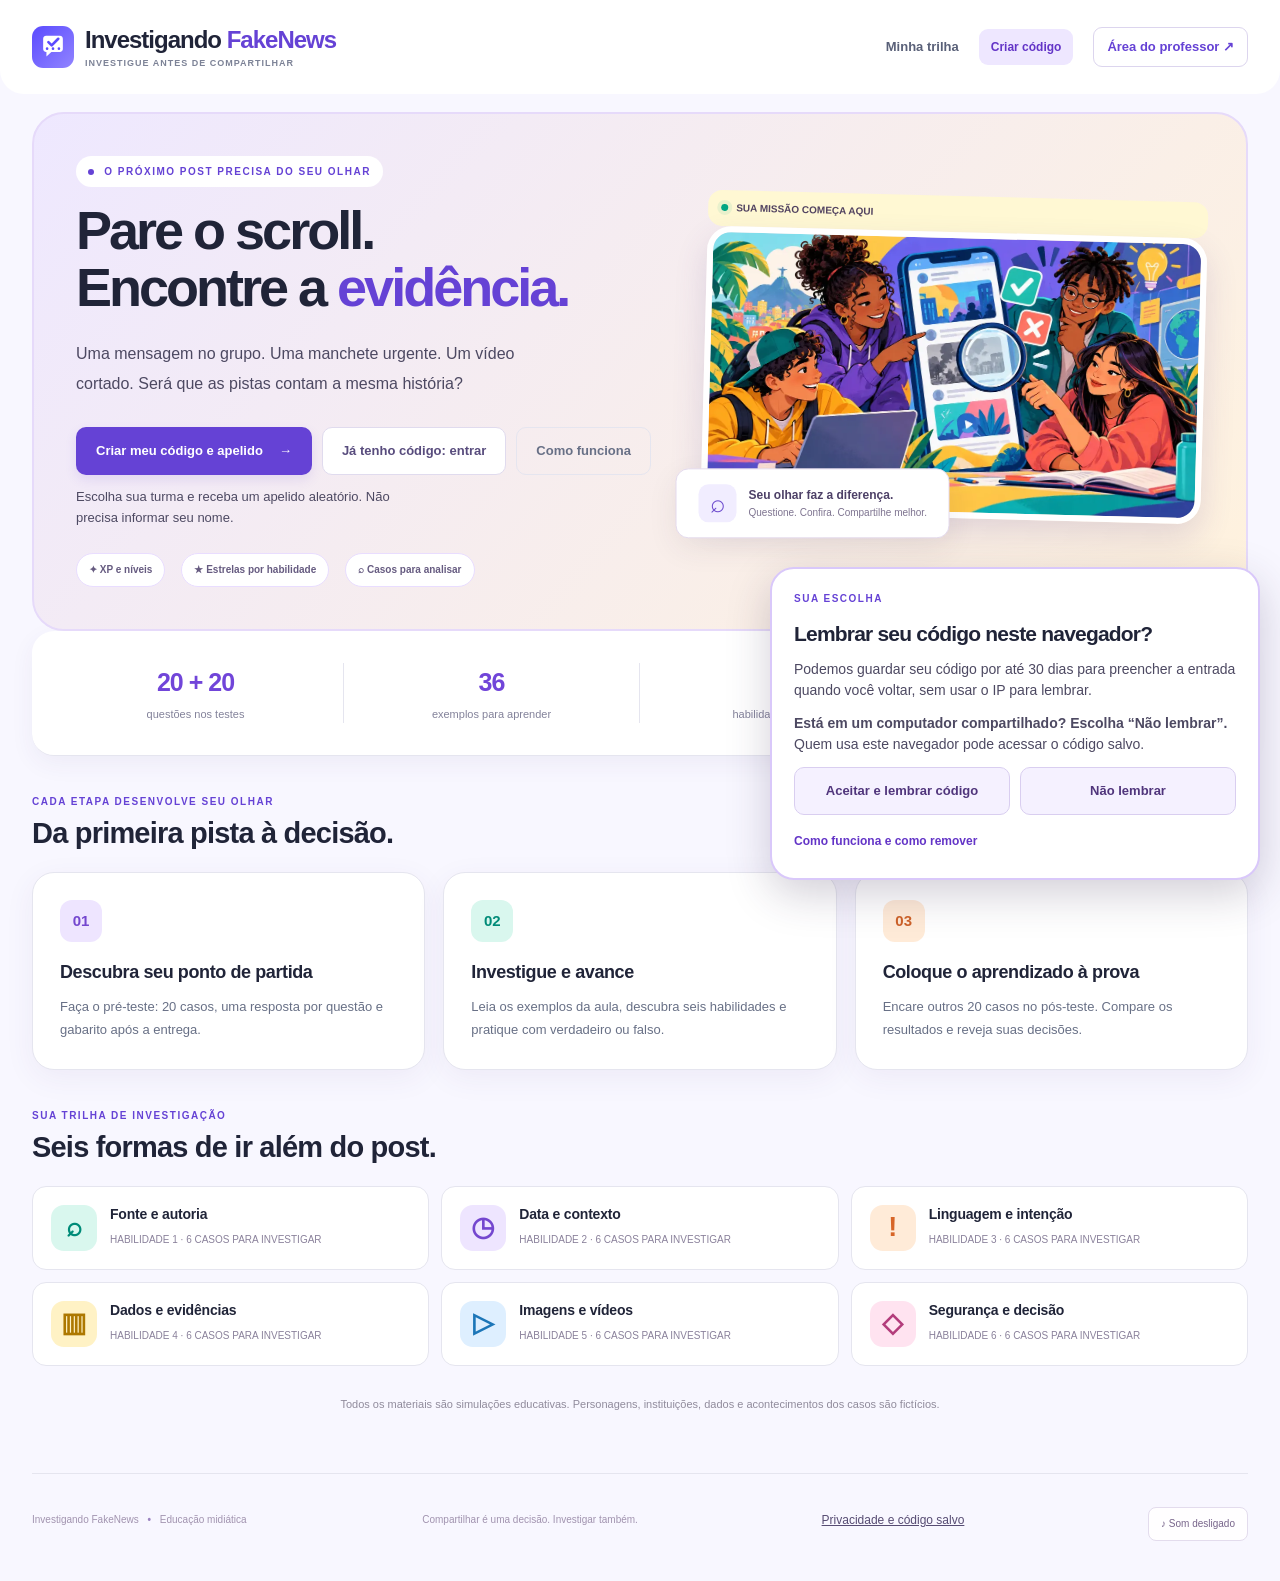
<file: index.html>
<!doctype html>
<html lang="pt-BR">
<head><meta charset="utf-8"><meta name="viewport" content="width=device-width,initial-scale=1"><meta name="description" content="Investigue conversas, notícias e publicações. Uma trilha de educação midiática com missões e provas contextualizadas."><title>Investigando FakeNews — Antes de compartilhar, investigue.</title><link rel="icon" href="assets/logo.svg"><link rel="stylesheet" href="styles.css?v=20261007-1"><link rel="stylesheet" href="scene.css"><link rel="stylesheet" href="aula-jovem.css?v=20261123-cookie1"></head>
<body>
<header class="topbar"><a href="#" class="brand" onclick="app.home();return false"><img src="assets/logo.svg" alt=""><span>Investigando <span>FakeNews</span><small>investigue antes de compartilhar</small></span></a><nav aria-label="Principal"><button class="nav-link" onclick="app.login()">Minha trilha</button><a class="nav-link signup-link" href="#/aluno/cadastro">Criar código</a><button class="nav-link teacher-link" onclick="app.teacher()">Área do professor ↗</button><button id="top-logout" class="nav-link" onclick="cloud.logout()" hidden>Sair da conta</button></nav></header>
<main id="main" tabindex="-1"><section id="connecting" class="screen"><div class="panel"><h1>Recuperando sua trilha…</h1><p>Aguarde enquanto carregamos sua sessão e o progresso salvo.</p></div></section>
<section id="home" class="screen active">
<div class="hero"><div class="hero-copy"><span class="eyebrow"><i></i> O PRÓXIMO POST PRECISA DO SEU OLHAR</span><h1>Pare o scroll.<br>Encontre a <em>evidência.</em></h1><p>Uma mensagem no grupo. Uma manchete urgente. Um vídeo cortado. Será que as pistas contam a mesma história?</p><div class="actions"><a class="btn primary" id="home-create-code" href="#/aluno/cadastro">Criar meu código e apelido <span>→</span></a><button class="btn secondary" onclick="app.login()">Já tenho código: entrar</button><button class="btn quiet" onclick="document.getElementById('how').scrollIntoView({behavior:'smooth'})">Como funciona</button></div><p class="signup-intro">Escolha sua turma e receba um apelido aleatório. Não precisa informar seu nome.</p><div class="hero-pills"><span>✦ XP e níveis</span><span>★ Estrelas por habilidade</span><span>⌕ Casos para analisar</span></div></div><div class="hero-evidence"><div class="hero-label"><span class="pulse"></span> SUA MISSÃO COMEÇA AQUI</div><img class="hero-art" src="assets/aula-digital.webp" alt="Estudantes investigam informações digitais em conjunto"><div id="hero-case" hidden></div><div class="hero-float"><span>⌕</span><div><b>Seu olhar faz a diferença.</b><small>Questione. Confira. Compartilhe melhor.</small></div></div></div></div>
<div class="fact-strip"><div><b>20 + 20</b><span>questões nos testes</span></div><div><b>36</b><span>exemplos para aprender</span></div><div><b>6</b><span>habilidades essenciais</span></div><div><b>20</b><span>perguntas para praticar</span></div></div>
<div id="how" class="section-head"><div><span class="eyebrow">CADA ETAPA DESENVOLVE SEU OLHAR</span><h2>Da primeira pista à decisão.</h2></div><span class="section-note">WhatsApp · notícias · redes sociais · vídeos</span></div><div class="how-grid"><article><span class="step-icon purple">01</span><h3>Descubra seu ponto de partida</h3><p>Faça o pré-teste: 20 casos, uma resposta por questão e gabarito após a entrega.</p></article><article><span class="step-icon green">02</span><h3>Investigue e avance</h3><p>Leia os exemplos da aula, descubra seis habilidades e pratique com verdadeiro ou falso.</p></article><article><span class="step-icon orange">03</span><h3>Coloque o aprendizado à prova</h3><p>Encare outros 20 casos no pós-teste. Compare os resultados e reveja suas decisões.</p></article></div>
<div class="section-head"><div><span class="eyebrow">SUA TRILHA DE INVESTIGAÇÃO</span><h2>Seis formas de ir além do post.</h2></div></div><div id="home-skills" class="home-skills"></div><p class="simulation-note">Todos os materiais são simulações educativas. Personagens, instituições, dados e acontecimentos dos casos são fictícios.</p>
</section>
<section class="screen" id="login"><div class="login-layout"><div class="login-copy"><span class="eyebrow">SEU OLHAR FAZ A DIFERENÇA</span><h1>Você não precisa<br>ter todas as respostas.<br><em>Precisa saber investigar.</em></h1><p>As pistas estão nos casos. Leia com atenção, compare as fontes e use o que encontrar para decidir.</p><div class="login-facts"><b>36</b><span>exemplos para explorar<br>ao longo da trilha</span></div></div><form class="panel login-panel" onsubmit="event.preventDefault();app.enter()"><button class="back" type="button" onclick="app.home()">← Início</button><h2>Entrar com meu código</h2><p>Use o código recebido no cadastro. Suas respostas continuam de onde parou.</p><label for="code">Meu código de aluno</label><input id="code" placeholder="AURORACORAL1" maxlength="20" required autocomplete="off" aria-describedby="code-help login-error"><small id="code-help">Guarde seu código. Ele é a chave de acesso ao seu progresso.</small><div id="remembered-code-hint" class="remembered-code-hint" hidden><span>Preenchemos o código salvo neste navegador. Confira antes de entrar.</span><button type="button" class="back" onclick="codeMemory.forget()">Esquecer código salvo</button></div><fieldset class="avatar-select"><legend>Escolha seu símbolo</legend><div id="login-avatars" class="avatar-options"></div></fieldset><p id="login-error" class="error" role="alert"></p><button class="btn primary full" type="submit">Continuar minha trilha →</button><button class="btn secondary full" type="button" onclick="cloud.studentSignupScreen()">Sou novo: gerar apelido e código</button><p class="small muted">Não precisa de e-mail nem senha. Ao terminar em um computador compartilhado, use Sair da conta.</p></form></div></section>
<section class="screen" id="student-signup"><div class="login-layout"><div class="login-copy"><span class="eyebrow">PRIMEIRA INVESTIGAÇÃO</span><h1>Sua turma.<br>Seu apelido.<br><em>Sua investigação.</em></h1><p>Escolha a turma. A plataforma cria um apelido para você, sem pedir seu nome.</p></div><form class="panel login-panel" onsubmit="event.preventDefault();cloud.registerStudent(this)"><button class="back" type="button" onclick="app.login()">← Já tenho um código</button><h2>Gerar meu apelido e código</h2><label for="student-class">Número da turma</label><select id="student-class" name="classroom_id" required onchange="cloud.previewCode()"><option value="">Carregando turmas…</option></select><small id="class-help">Escolha a turma cadastrada pelo seu professor.</small><p id="student-code-preview" class="notice" role="status">Seu código será um apelido aleatório + número da turma. Exemplo: AURORACORAL1. Você verá o seu após o cadastro.</p><p class="small muted">Não informe seu nome. O apelido será gerado automaticamente. Guarde seu código e não o compartilhe: ele dá acesso às suas respostas.</p><p id="student-signup-error" class="error" role="alert"></p><button class="btn primary full" type="submit">Gerar meu apelido e código →</button></form></div></section>
<section class="screen" id="student-code"><div class="panel account-panel"><span class="eyebrow">CADASTRO CONCLUÍDO</span><h1>Seu apelido está pronto.</h1><p>Anote ou copie antes de continuar. Na próxima vez, você entra só com ele.</p><p id="created-code" class="created-code"></p><p id="created-student"></p><p id="created-memory-status" class="small muted">Anote ou copie seu código.</p><button class="btn secondary" onclick="cloud.copyCode()">Copiar código</button><button class="btn primary" onclick="app.dashboard()">Começar minha trilha →</button></div></section>
<section class="screen" id="teacher-login"><div class="panel account-panel"><button class="back" onclick="app.home()">← Início</button><h1>Entrar como professor</h1><p>Acompanhe as respostas e a evolução de suas turmas em tempo real.</p><form onsubmit="event.preventDefault();cloud.teacherLogin(this)"><label for="teacher-email">E-mail</label><input id="teacher-email" name="email" type="email" required autocomplete="username"><label for="teacher-password">Senha</label><input id="teacher-password" name="password" type="password" required autocomplete="current-password"><p id="cloud-teacher-error" class="error" role="alert"></p><button class="btn primary full" type="submit">Entrar como professor →</button></form><button class="btn secondary full" onclick="app.show('teacher-signup')">Criar minha conta de professor</button></div></section>
<section class="screen" id="teacher-signup"><div class="panel account-panel"><button class="back" onclick="app.show('teacher-login')">← Já tenho uma conta</button><h1>Criar conta de professor</h1><form onsubmit="event.preventDefault();cloud.registerTeacher(this)"><label for="prof-name">Seu nome</label><input id="prof-name" name="name" minlength="2" maxlength="80" required autocomplete="name"><label for="prof-email">E-mail</label><input id="prof-email" name="email" type="email" required autocomplete="email"><label for="prof-password">Criar senha</label><input id="prof-password" name="password" type="password" minlength="8" required autocomplete="new-password"><p class="small muted">Use pelo menos 8 caracteres. Depois do cadastro, crie suas turmas ou use o convite de outro professor.</p><p id="teacher-signup-message" role="status"></p><button class="btn primary full" type="submit">Criar conta →</button></form></div></section>
<section class="screen" id="dashboard"><div class="player-banner"><div class="player-id"><button class="avatar" id="player-avatar" onclick="app.avatarDialog()" aria-label="Trocar símbolo"></button><div><span class="eyebrow">SUA CENTRAL DE INVESTIGAÇÃO</span><h1 id="greeting"></h1><p id="student-identity"></p><p class="small">Meu código: <b id="student-current-code"></b></p><p id="player-title"></p></div></div><div class="player-stats"><div><small>XP TOTAL</small><b id="xp"></b></div><div><small>NÍVEL</small><b id="level"></b></div><div><small>ESTRELAS</small><b id="total-stars"></b></div></div></div><div class="level-progress"><div><b id="next-level"></b><span id="level-caption"></span></div><div class="progress"><i id="level-bar"></i></div></div><div id="resume"></div><div id="assessment-before"></div><article class="panel" style="margin:20px 0;border:2px solid #d9c8ff"><span class="eyebrow">ATIVIDADE DE HOJE · VERDADEIRO OU FALSO</span><h2>Desafio de Educação Digital e Midiática: Especial Fake News</h2><p>Pratique com as 20 situações da aula. Marque verdadeiro ou falso e confira a explicação de cada resposta.</p><button class="btn primary" id="practice-open" onclick="app.openPractice()">Abrir questionário de verdadeiro ou falso →</button><p id="practice-access" class="small" style="margin-top:12px"></p></article><section aria-labelledby="optional-missions-title" style="margin:24px 0"><div class="section-head"><div><span class="eyebrow">PRÁTICA EXTRA · OPCIONAL</span><h2 id="optional-missions-title">Missões para quem quiser ir além</h2><p>Explore os 36 casos, ganhe XP e conquiste estrelas. As missões são opcionais: você não precisa concluí-las para terminar a aula ou liberar o pós-teste.</p></div></div><div class="skill-grid" id="steps"></div></section>
<div class="panel" style="margin:20px 0"><span class="eyebrow">AULA DE INVESTIGAÇÃO</span><h2>Aprenda a investigar, passo a passo.</h2><p id="class-lesson-status" role="status"></p><p>Uma aula contínua com 36 exemplos e explicações curtas. Leia os casos e descubra o que cada um ensina.</p><button class="btn primary" onclick="app.openClassLesson()">Abrir a aula completa →</button></div>
<details class="panel" style="margin:20px 0">
<summary style="cursor:pointer;font-weight:800;font-size:20px">Guia rápido: como investigar uma informação</summary>
<p>Antes de acreditar ou compartilhar, procure evidências. Use estas perguntas também nas missões:</p>
<ol>
<li><b>Fonte e autoria:</b> quem publicou? Procure a fonte original e veja se ela apresenta evidências.</li>
<li><b>Data e contexto:</b> quando e onde aconteceu? Um fato verdadeiro pode ser antigo ou ter sido retirado do contexto.</li>
<li><b>Linguagem e intenção:</b> o texto informa, vende algo ou tenta causar medo? Um título exagerado é um alerta, não uma prova de falsidade.</li>
<li><b>Dados e evidências:</b> os números mostram de onde vieram e como foram obtidos? Uma coincidência não prova que uma coisa causou outra.</li>
<li><b>Imagens e vídeos:</b> procure a publicação original e versões anteriores; uma imagem real pode receber uma legenda enganosa.</li>
<li><b>Segurança e decisão:</b> compare fontes independentes. Se ainda não houver evidências suficientes, não compartilhe como fato.</li>
</ol>
<div class="notice"><b>Experimente em grupo:</b> uma mensagem diz “URGENTE! Amanhã não haverá aula. Compartilhe!” e não apresenta data, autoria ou comunicado oficial. O que vocês precisam conferir antes de acreditar?</div>
<details><summary style="cursor:pointer;font-weight:700">Ver uma resposta possível</summary><p>Confirme a data e procure o comunicado nos canais oficiais da escola, acessados por você. A mensagem sozinha não prova que a informação é verdadeira nem que é falsa; enquanto não houver confirmação, não a compartilhe como fato.</p></details>
<p><b>Agora pratique:</b> abra as habilidades abaixo, leia as orientações e investigue os casos com atenção às explicações após cada resposta.</p>
</details><div class="dashboard-layout"><div><div class="section-head"><div><span class="eyebrow">UMA DECISÃO BEM FUNDAMENTADA DE CADA VEZ</span><h2>Avaliação e experiência</h2></div></div><div class="assessment-grid" id="assessment-after"></div></div><aside class="game-sidebar"><article class="panel streak-panel"><span class="eyebrow">RITMO DE INVESTIGAÇÃO</span><b id="streak-count"></b><p>Acertos seguidos na primeira tentativa de novas missões.</p><span class="streak-tag">Refazer ajuda a aprender.</span></article><article class="panel collection-panel"><span class="eyebrow">SUAS CONQUISTAS</span><div id="mini-medals" class="mini-medals"></div><button class="back" onclick="app.achievements()">Abrir coleção →</button></article><article class="panel progress-panel"><div><b>Trilha concluída</b><strong id="pct"></strong></div><div class="progress"><i id="bar"></i></div><p id="progress-detail" class="small"></p></article></aside></div><div class="actions end-actions"><button class="btn secondary" onclick="app.result()">Ver minha evolução ↗</button><button class="btn quiet" onclick="app.backup()">Baixar cópia do progresso</button></div></section>
<section class="screen" id="practice"><button class="back" onclick="app.dashboard()">← Central de investigação</button><div class="page-head"><div><span class="eyebrow">ATIVIDADE DE HOJE · 20 PERGUNTAS</span><h1>Desafio de Educação Digital e Midiática: Especial Fake News</h1><p>Responda com verdadeiro ou falso para cada situação. Confira a correção e a explicação após marcar sua resposta.</p><p class="small">Suas respostas são salvas para o professor acompanhar. Cada questão respondida vale 10 XP, mesmo se você errar. A primeira resposta fica registrada e não pode ser alterada. Esta atividade é separada do pós-teste.</p></div></div><div id="desafio-items"></div><button class="btn secondary" onclick="app.dashboard()">Voltar para minha trilha →</button></section>
<section class="screen" id="class-lesson"><button class="back" onclick="app.dashboard()">← Central de investigação</button><div class="page-head"><div><span class="eyebrow">AULA COMPLETA · 36 EXEMPLOS</span><h1>Antes de compartilhar, investigue.</h1><p>Uma sequência de exemplos fictícios para aprender a identificar informações enganosas. Leia no seu ritmo e discuta as pistas com a turma.</p></div></div><div id="class-lesson-content"></div><div class="panel"><h2>Você chegou ao final!</h2><p>Concluir a aula libera o pós-teste para ser feito no momento combinado com seu professor. A conclusão é registrada separadamente das respostas das antigas missões.</p><button class="btn primary" onclick="app.completeClassLesson()">Concluí a aula →</button></div></section>
<section class="screen" id="module"><button class="back" onclick="app.dashboard()">← Central de investigação</button><div id="module-banner" class="module-banner"></div><div class="lesson panel"><span class="eyebrow">FERRAMENTAS PARA ESSES CASOS</span><ul id="lesson-list"></ul></div><div class="progress-panel module-progress"><div><b>Casos concluídos</b><strong id="module-count"></strong></div><div class="progress"><i id="module-bar"></i></div><p id="module-star-hint" class="small"></p></div><div class="mission-grid" id="missions"></div></section>
<section class="screen quiz-screen" id="quiz"><div class="quiz-top"><button class="back" onclick="app.exitQuiz()">← Salvar e sair</button><div><span class="eyebrow" id="quiz-mode"></span><b id="quiz-count"></b></div><button id="review-button" class="btn secondary compact" onclick="app.reviewExam()">Revisar e entregar</button></div><div class="progress"><i id="quiz-bar"></i></div><div class="exam-banner" id="exam-banner"><span>✎ PROVA EM ANDAMENTO</span><span id="exam-status"></span><small>O gabarito aparece depois da entrega.</small></div><div class="question-layout"><div class="case-column"><div class="case-label"><b>⌕ MATERIAL DO CASO</b><button class="back" onclick="app.zoomCase()">Ampliar imagem ↗</button></div><div id="case-content"></div><details class="transcript"><summary>Ler o conteúdo em texto</summary><p id="case-transcript"></p></details></div><article class="question-panel"><div class="question-meta"><span class="pill" id="question-tag"></span><button class="read-btn" onclick="app.readQuestion()">◖)) Ouvir</button></div><span class="question-title" id="question-title"></span><h1 id="question-text"></h1><p id="choose-hint" class="choose-hint"></p><div class="answers" id="answers"></div><div id="feedback" class="feedback hidden" role="status" aria-live="polite"></div><div class="flag-row" id="flag-row"><button id="flag-button" onclick="app.flag()" aria-pressed="false">⚑ Marcar para revisar</button></div><div class="quiz-footer"><small id="xp-hint"></small><div class="actions"><button class="btn secondary compact" id="previous" onclick="app.previous()">← Anterior</button><button class="btn primary" id="next" onclick="app.next()">Próxima →</button></div></div></article></div><div class="exam-navigation panel" id="exam-navigation"><div><b>Navegue pelas questões</b><span><i class="legend-dot filled"></i>Respondida <i class="legend-dot flagged"></i>Revisar</span></div><div class="question-map" id="question-map"></div></div></section>
<section class="screen" id="exam-result"><button class="back" onclick="app.dashboard()">← Central de investigação</button><div class="page-head"><div><span class="eyebrow">ENTREGA CONCLUÍDA</span><h1 id="exam-result-title"></h1><p id="exam-result-subtitle"></p></div><div class="exam-grade" id="exam-grade"></div></div><div id="exam-skill-results" class="skill-results"></div><div class="section-head"><div><span class="eyebrow">O RACIOCÍNIO POR TRÁS DE CADA RESPOSTA</span><h2>Gabarito comentado</h2></div><label class="review-filter"><input id="only-errors" type="checkbox" onchange="app.renderExamReview()"> Mostrar apenas erros</label></div><div id="exam-explanations" class="exam-explanations"></div><div class="actions"><button class="btn primary" onclick="app.dashboard()">Continuar na trilha →</button><button class="btn secondary" onclick="app.result()">Comparar meus resultados</button></div></section>
<section class="screen" id="survey"><button class="back" onclick="app.dashboard()">← Central de investigação</button><div class="page-head"><div><span class="eyebrow">SUA EXPERIÊNCIA CONTA</span><h1>Como foi investigar?</h1><p>Não há resposta certa. Indique quanto concorda com cada frase.</p></div></div><form onchange="app.saveSurveyDraft()" id="survey-form" onsubmit="app.submitSurvey(event)"><div id="survey-items" class="survey-grid"></div><div class="actions"><button class="btn primary" type="submit">Salvar minha avaliação ✓</button></div></form></section>
<section class="screen" id="result"><button class="back" onclick="app.dashboard()">← Central de investigação</button><div class="page-head"><div><span class="eyebrow">SEU PERCURSO EM EVIDÊNCIAS</span><h1>Sua evolução</h1><p>Compare os primeiros resultados dos testes e acompanhe as habilidades praticadas.</p></div></div><div id="result-content"></div><div class="actions"><button class="btn primary" onclick="app.dashboard()">Continuar na trilha →</button><button class="btn secondary" onclick="window.print()">Imprimir resultado</button></div></section>
<section class="screen" id="achievements"><button class="back" onclick="app.dashboard()">← Central de investigação</button><div class="page-head"><div><span class="eyebrow">CADA CONQUISTA TEM UMA HISTÓRIA</span><h1>Sua coleção</h1><p>Investigue novos casos, aperfeiçoe suas respostas e avance nas seis habilidades.</p></div></div><div id="achievement-grid" class="achievement-grid"></div></section>
<section class="screen" id="teacher"><button class="back" onclick="app.home()">← Início</button><div class="page-head"><div><span class="eyebrow">ÁREA DO PROFESSOR</span><h1>Resultados da turma</h1><p>Participantes e respostas salvos no banco online.</p></div></div><div class="notice">Acesso restrito ao professor. As respostas e os resultados são atualizados automaticamente enquanto este painel estiver aberto.</div><details class="panel" style="margin:20px 0"><summary style="cursor:pointer;font-weight:800;font-size:20px">Roteiro para a aula de 40 minutos</summary><ol><li><b>5 minutos:</b> apresente a proposta e pergunte como a turma verifica uma informação.</li><li><b>30 minutos:</b> abra “Aula completa”. Em duplas, leiam os exemplos e conversem sobre as pistas e as explicações. Há 36 exemplos; o ritmo de referência é de cerca de 50 segundos por exemplo.</li><li><b>5 minutos:</b> retome as principais estratégias e peça que os alunos concluam a aula. Organize o pós-teste para a próxima semana.</li></ol><p>O tempo real depende da turma. O botão de conclusão registra que o aluno declarou ter terminado a leitura; ele não registra acertos nem comprova aprendizado. O pós-teste fica disponível após a conclusão e deve ser realizado no momento orientado pelo professor.</p></details><div class="actions"><button class="btn primary" onclick="app.exportCSV()">Resultados CSV ↓</button><button class="btn secondary" onclick="app.exportAnswers()">Respostas CSV ↓</button><button class="btn secondary" onclick="app.backup()">Backup JSON ↓</button><button class="btn quiet" onclick="app.teacher()">Atualizar</button></div><div class="panel"><h2>Minhas turmas</h2><p>Cadastre o número da turma para os alunos poderem criar seus códigos. Para outro professor acompanhar a mesma turma, compartilhe o convite exibido abaixo.</p><form class="actions" onsubmit="event.preventDefault();cloud.createClass(this)"><label>Nova turma <input name="number" inputmode="numeric" pattern="[0-9]{1,5}" placeholder="301" required></label><button class="btn secondary" type="submit">Criar turma</button></form><form class="actions" onsubmit="event.preventDefault();cloud.joinClass(this)"><label>Convite de outro professor <input name="invite" maxlength="24" required autocomplete="off"></label><button class="btn quiet" type="submit">Participar da turma</button></form><p id="class-management-message" role="status"></p><div id="teacher-class-list"></div></div><div id="teacher-stats" class="stats-grid"></div><div class="panel table-panel"><div class="table-head"><h2>Participantes</h2><label>Buscar código<input id="search" type="search" placeholder="ALUNO01" oninput="app.teacherTable(this.value)"></label></div><div class="table-scroll"><table><thead><tr><th>Aluno / turma / código</th><th>Pré-teste</th><th>Pós-teste</th><th>Diferença</th><th>Aula</th><th>Verdadeiro/Falso</th><th>XP</th><th>Habilidades</th><th>Percepção</th><th>Em andamento</th><th>Ações</th></tr></thead><tbody id="teacher-rows"></tbody></table></div></div><div id="teacher-details" class="panel hidden"></div></section>
</main>
<footer><span>Investigando FakeNews <b>•</b> Educação midiática</span><span>Compartilhar é uma decisão. Investigar também.</span><button class="privacy-link" type="button" onclick="codeMemory.settings()">Privacidade e código salvo</button><button id="sound-toggle" class="sound-toggle" onclick="app.toggleSound()" aria-pressed="false">♪ Som desligado</button></footer>
<section id="code-memory-banner" class="code-memory-banner" role="region" aria-labelledby="code-memory-title" hidden><span class="eyebrow">SUA ESCOLHA</span><h2 id="code-memory-title">Lembrar seu código neste navegador?</h2><p>Podemos guardar seu código por até 30 dias para preencher a entrada quando você voltar, sem usar o IP para lembrar.</p><p><b>Está em um computador compartilhado? Escolha “Não lembrar”.</b> Quem usa este navegador pode acessar o código salvo.</p><div class="actions"><button type="button" class="btn secondary" onclick="codeMemory.choose(true)">Aceitar e lembrar código</button><button type="button" class="btn secondary" onclick="codeMemory.choose(false)">Não lembrar</button></div><button type="button" class="back memory-details" onclick="codeMemory.settings()">Como funciona e como remover</button></section>
<dialog id="code-memory-settings" class="dialog memory-settings" aria-labelledby="memory-settings-title"><button class="dialog-close" type="button" aria-label="Fechar privacidade" onclick="this.closest('dialog').close()">×</button><h2 id="memory-settings-title">Privacidade e código salvo</h2><p>Esta opção é voluntária. Recusar não impede usar as aulas, os testes ou salvar as respostas na plataforma.</p><p>O código fica no armazenamento local deste navegador. Um cookie guarda apenas a escolha de aceitar ou recusar. Não criamos uma associação do código com o IP para lembrar o acesso, nem exibimos IP no painel do professor.</p><p>O prazo é de até 30 dias. Ao voltar, o código é preenchido na entrada; você precisa escolher entrar. Usar “Sair da conta” também remove o código salvo. Apagar os dados do navegador pode removê-lo antes do prazo.</p><p><b>Use somente em um dispositivo pessoal.</b> O código permite acessar suas respostas. Em um dispositivo compartilhado, escolha “Não lembrar” e anote seu código.</p><p class="small muted">Esta preferência não torna os registros da pesquisa anônimos. Os serviços de hospedagem e autenticação podem processar dados de conexão necessários ao funcionamento do site.</p><p id="code-memory-status" role="status"></p><div class="actions"><button type="button" class="btn secondary" onclick="codeMemory.choose(true)">Aceitar e lembrar código</button><button type="button" class="btn secondary" onclick="codeMemory.choose(false)">Não lembrar</button><button id="code-memory-forget" type="button" class="btn quiet" onclick="codeMemory.forget()">Esquecer código salvo</button></div></dialog>
<div id="toast" class="toast" role="status" aria-live="polite"></div><div id="xp-balloons" class="xp-balloons" aria-hidden="true"></div><div id="reward-live" class="sr-only" aria-live="polite"></div><div id="confetti" aria-hidden="true"></div>
<dialog id="delete-student-dialog" class="dialog" aria-labelledby="delete-student-title"><h2 id="delete-student-title">Excluir aluno?</h2><p id="delete-student-name"></p><p class="notice">Esta ação apaga definitivamente a conta, as respostas e todo o progresso do aluno. Não é possível desfazer.</p><p>Para confirmar, digite o código <b id="delete-student-code"></b>.</p><form onsubmit="event.preventDefault();cloud.deleteStudent(this)"><label>Código do aluno<input id="delete-confirm-code" name="confirm_code" required autocomplete="off" maxlength="20"></label><p id="delete-student-error" role="status"></p><div class="actions"><button class="btn secondary" type="button" onclick="if(!cloud.deleting)this.closest('dialog').close()">Cancelar</button><button class="btn danger" type="submit">Excluir definitivamente</button></div></form></dialog>
<dialog id="exam-intro" class="dialog"><button class="dialog-close" aria-label="Fechar" onclick="this.closest('dialog').close()">×</button><span class="eyebrow">LEIA ANTES DE COMEÇAR</span><h2 id="exam-intro-title"></h2><div class="exam-rules"><div><b>20</b><span>questões essenciais</span></div><div><b>30–40</b><span>minutos sugeridos</span></div></div><ul><li>Leia os materiais e escolha uma alternativa por questão.</li><li>Você pode pular, voltar, mudar respostas e marcar itens para revisar.</li><li>A entrega exige as 20 respostas. O gabarito aparece ao final.</li><li>Não há contagem regressiva. Ao sair, o rascunho será salvo.</li></ul><p id="exam-intro-note" class="notice small"></p><button class="btn primary full" onclick="app.beginExam()">Começar prova →</button></dialog>
<dialog id="exam-review" class="dialog review-dialog"><button class="dialog-close" aria-label="Fechar revisão" onclick="this.closest('dialog').close()">×</button><span class="eyebrow">ANTES DA ENTREGA</span><h2>Revise suas decisões.</h2><p id="review-summary"></p><div id="review-map" class="question-map"></div><p id="review-alert" class="notice"></p><div class="actions"><button class="btn secondary" onclick="document.getElementById('exam-review').close()">Voltar à prova</button><button class="btn primary" id="submit-exam" onclick="app.submitExam()">Entregar as respostas ✓</button></div></dialog>
<dialog id="milestone" class="dialog milestone-dialog"><button class="dialog-close" aria-label="Fechar conquista" onclick="this.closest('dialog').close()">×</button><div class="milestone-icon" id="milestone-icon">★</div><span class="eyebrow">MAIS UMA CONQUISTA</span><h2 id="milestone-title"></h2><p id="milestone-text"></p><button class="btn primary full" onclick="document.getElementById('milestone').close()">Continuar →</button></dialog>
<dialog id="avatar-dialog" class="dialog"><button class="dialog-close" aria-label="Fechar símbolos" onclick="this.closest('dialog').close()">×</button><h2>Seu símbolo de investigação</h2><div id="change-avatars" class="avatar-options"></div></dialog>
<dialog id="image-dialog" class="image-dialog"><button class="dialog-close" aria-label="Fechar imagem" onclick="this.closest('dialog').close()">×</button><h2 id="image-title"></h2><p class="small muted">Imagem do caso. Se precisar, use o zoom do navegador.</p><img id="case-image" alt=""></dialog>

<script src="questions.js"></script><script src="post.js"></script><script src="missions.js"></script><script src="scenes.js"></script><script src="desafio.js?v=20261028-vf2"></script><script src="app.js?v=20261123-cookie1"></script><script src="vendor/supabase-2.117.2.js"></script><script src="config.js"></script><script src="code-memory.js?v=20261123-cookie1"></script><script src="cloud.js?v=20261123-identidade1"></script><script src="navigation.js?v=20261028-vf1"></script>
</body></html>
</file>
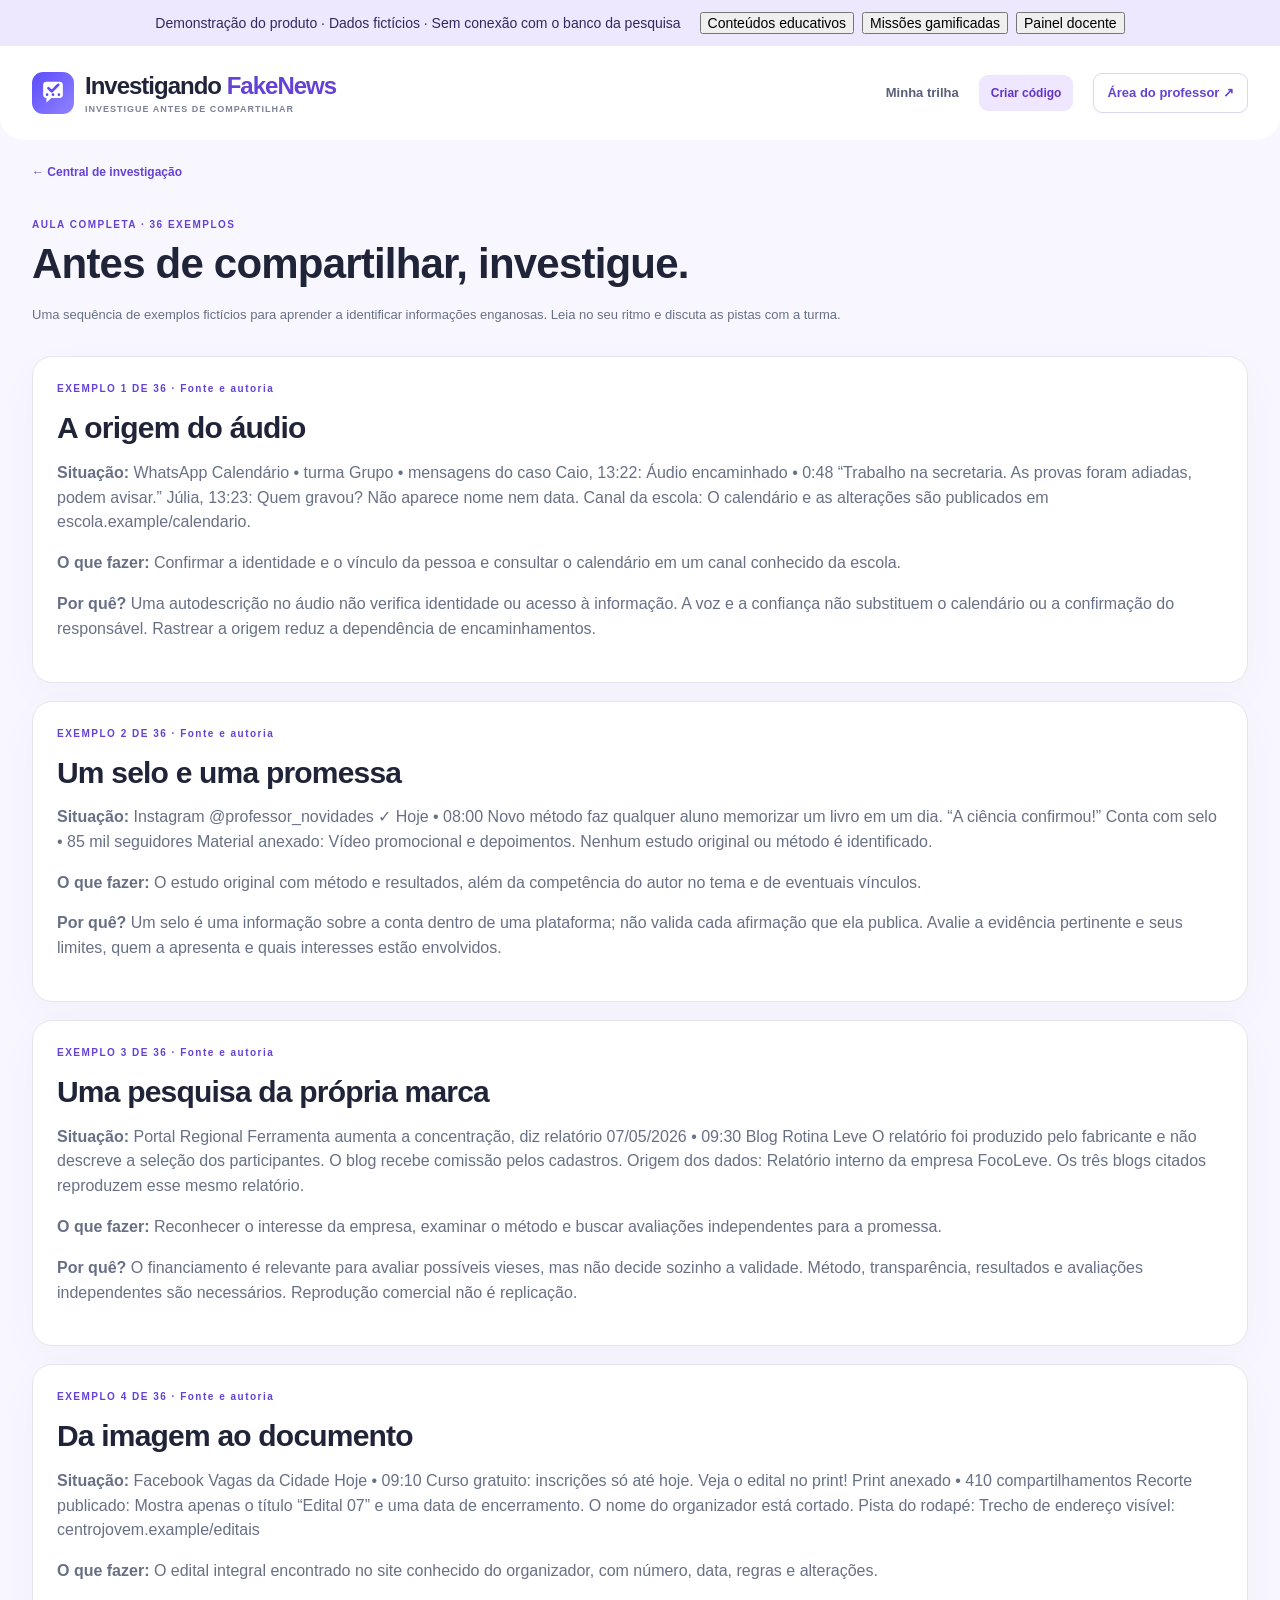
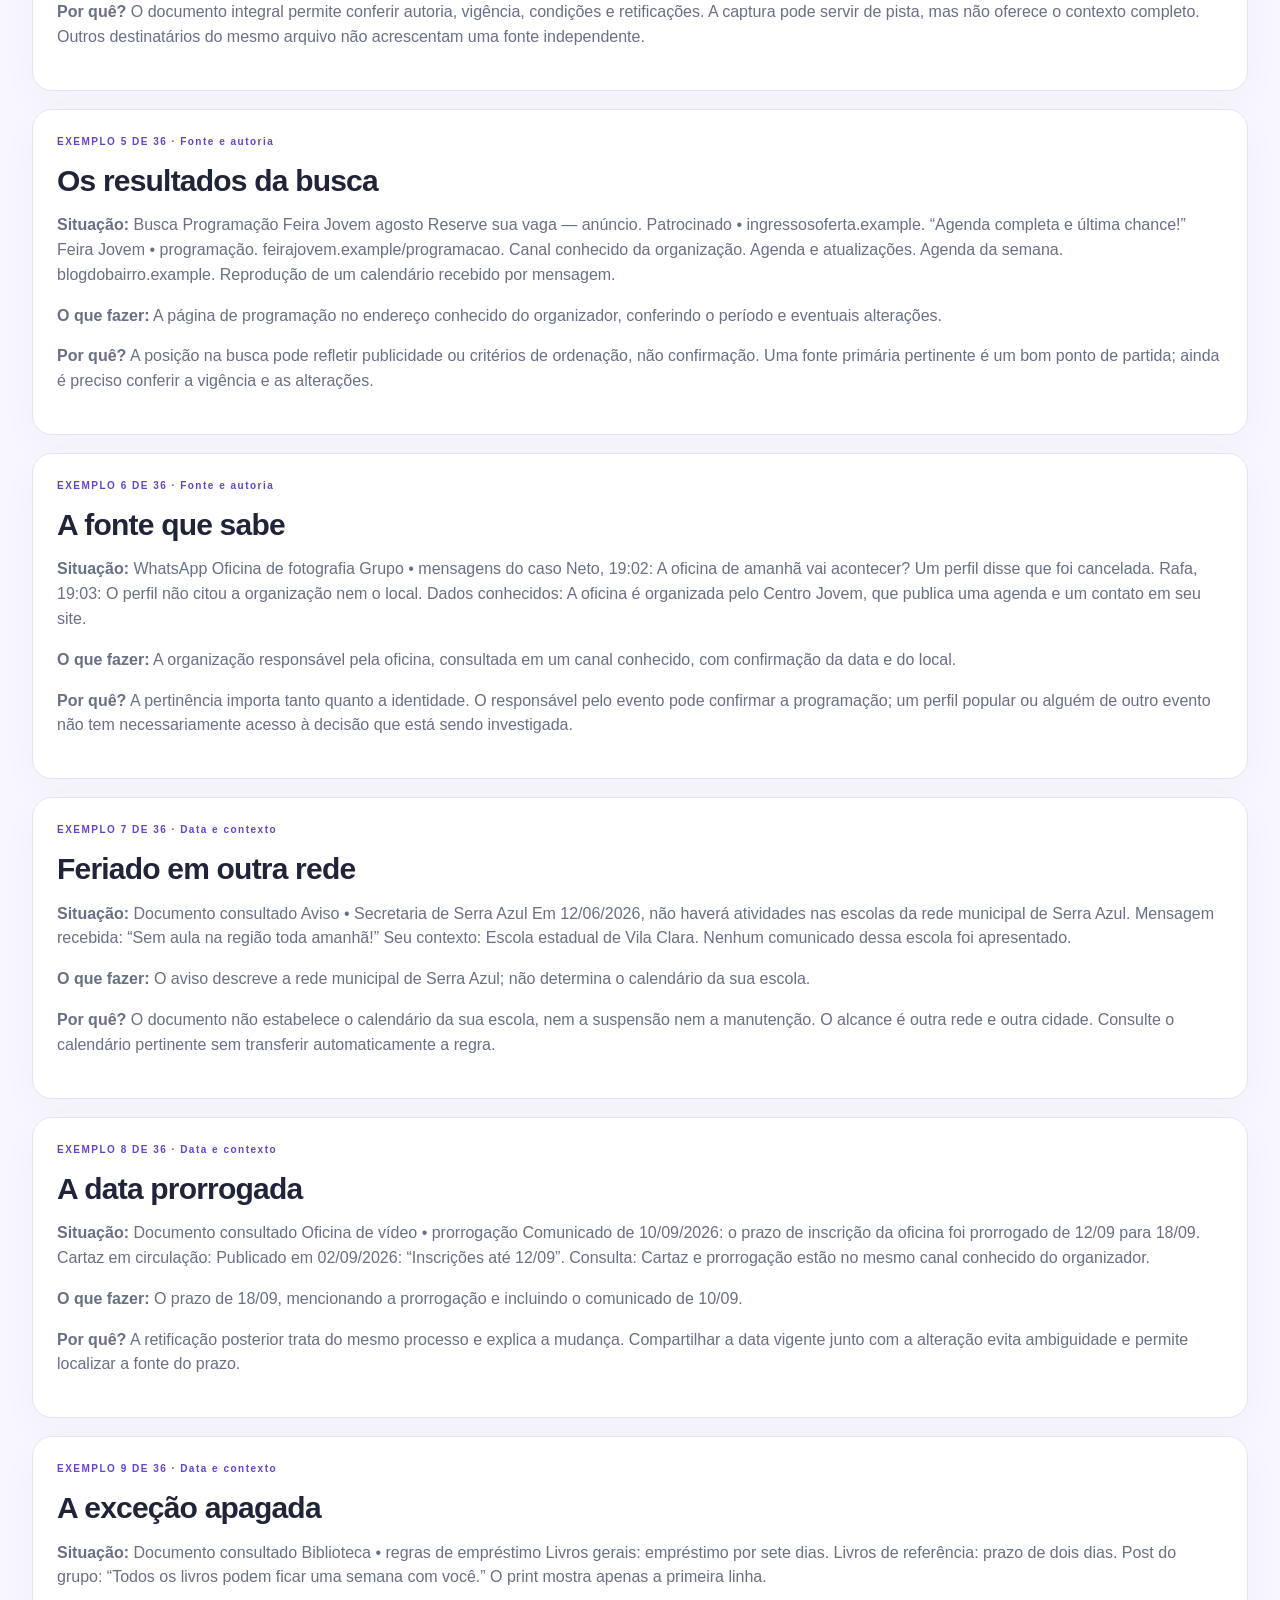
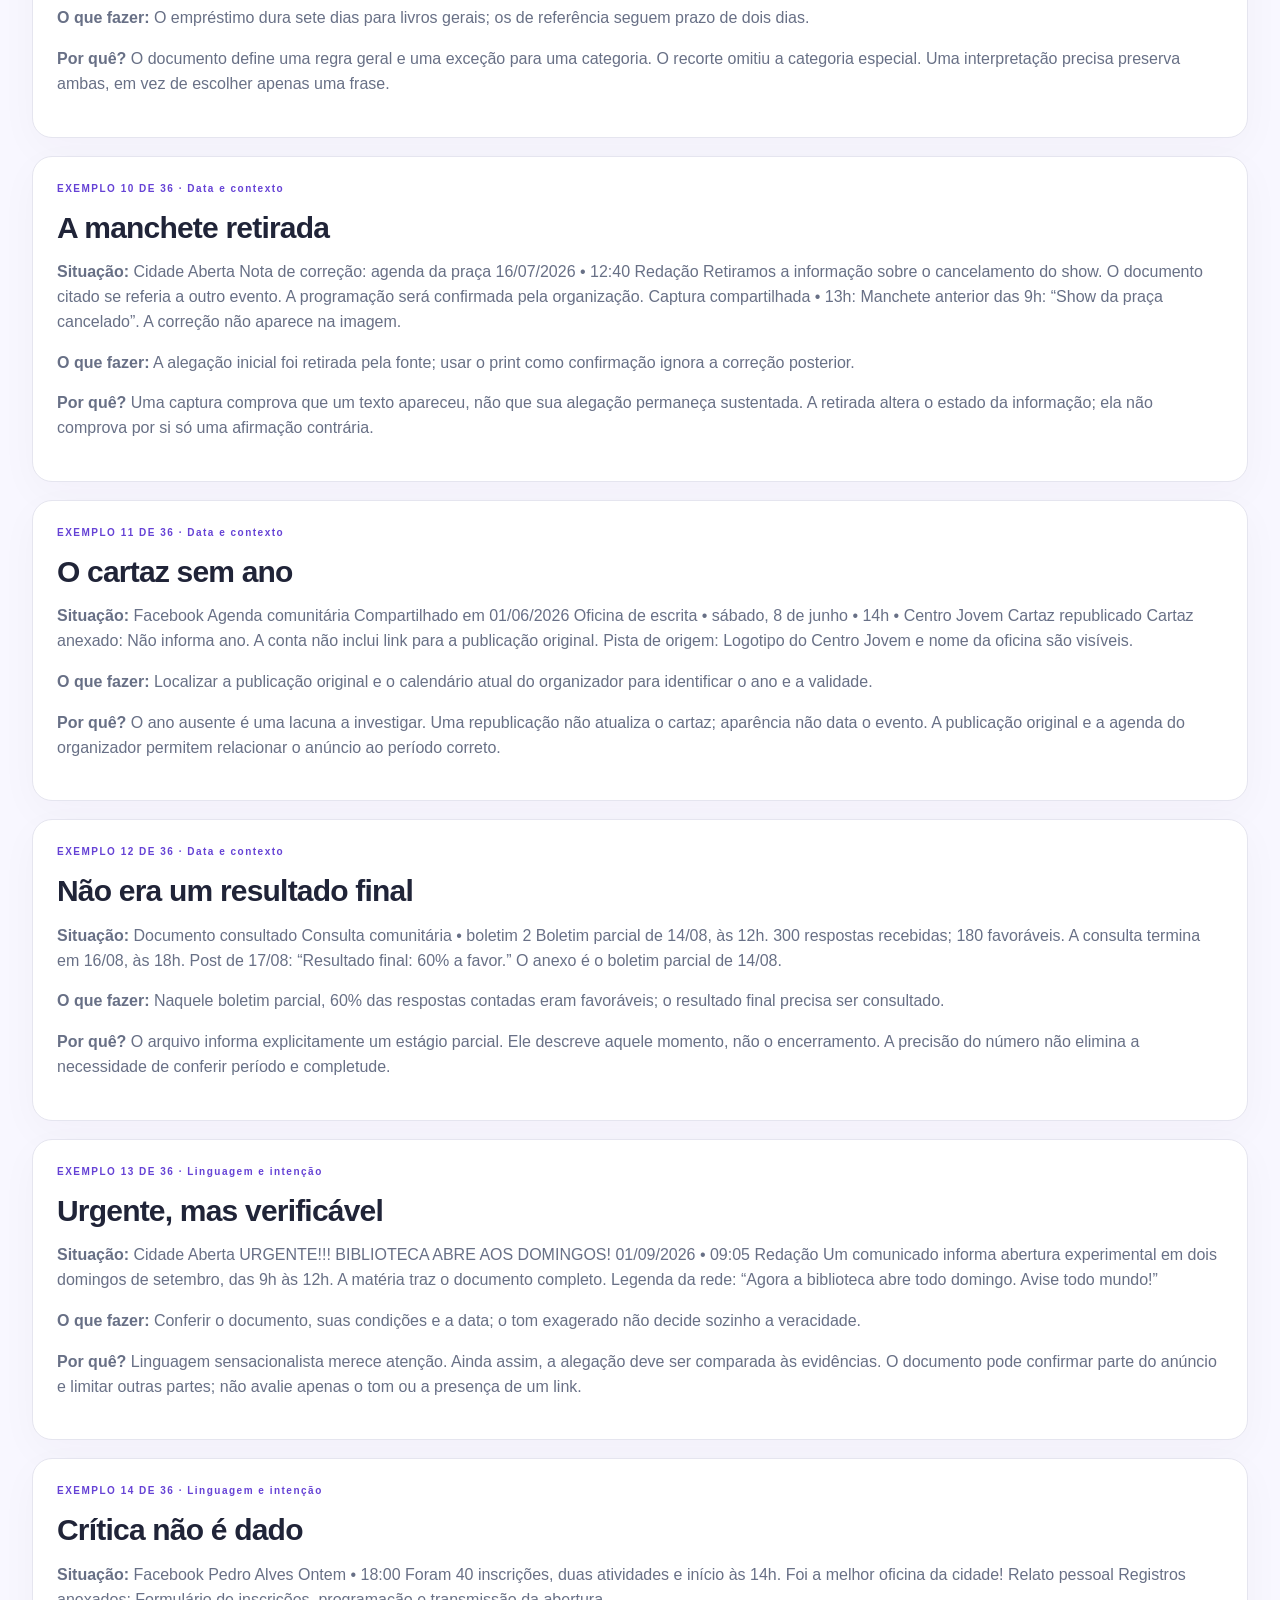
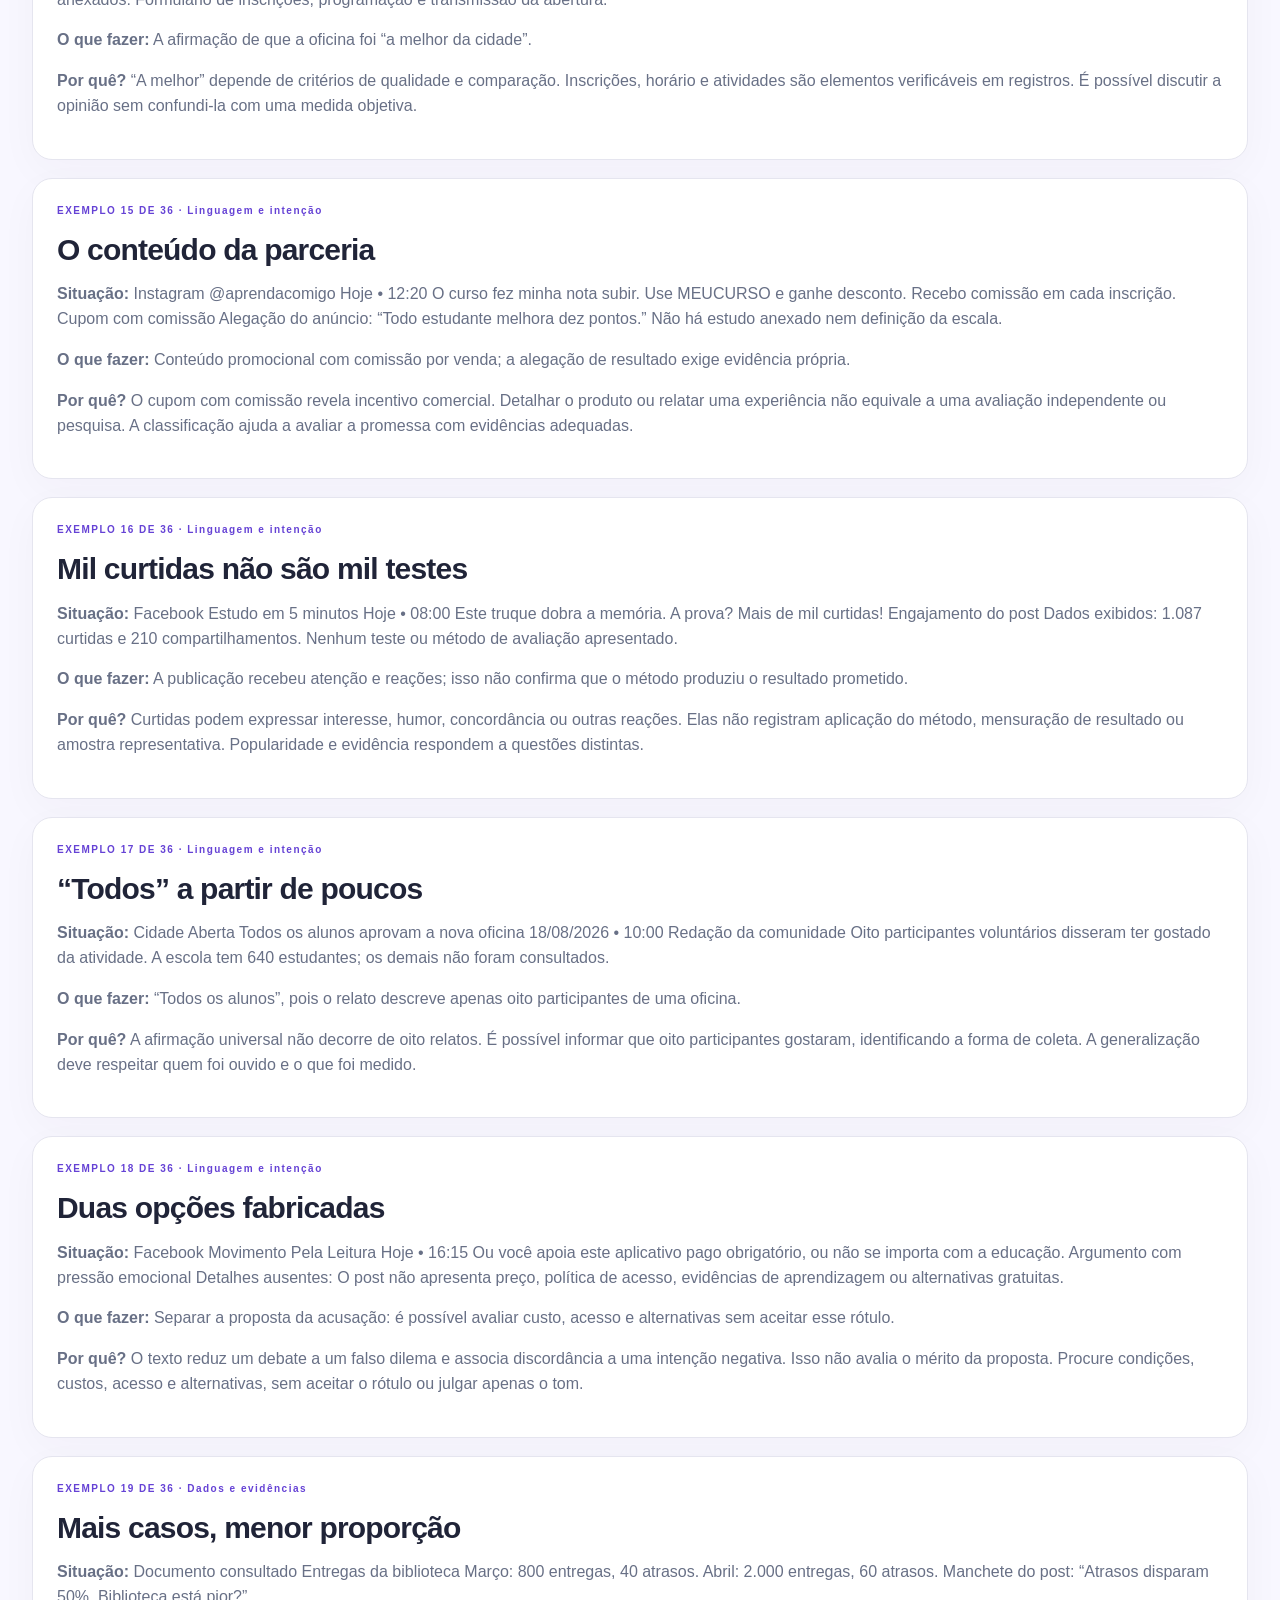
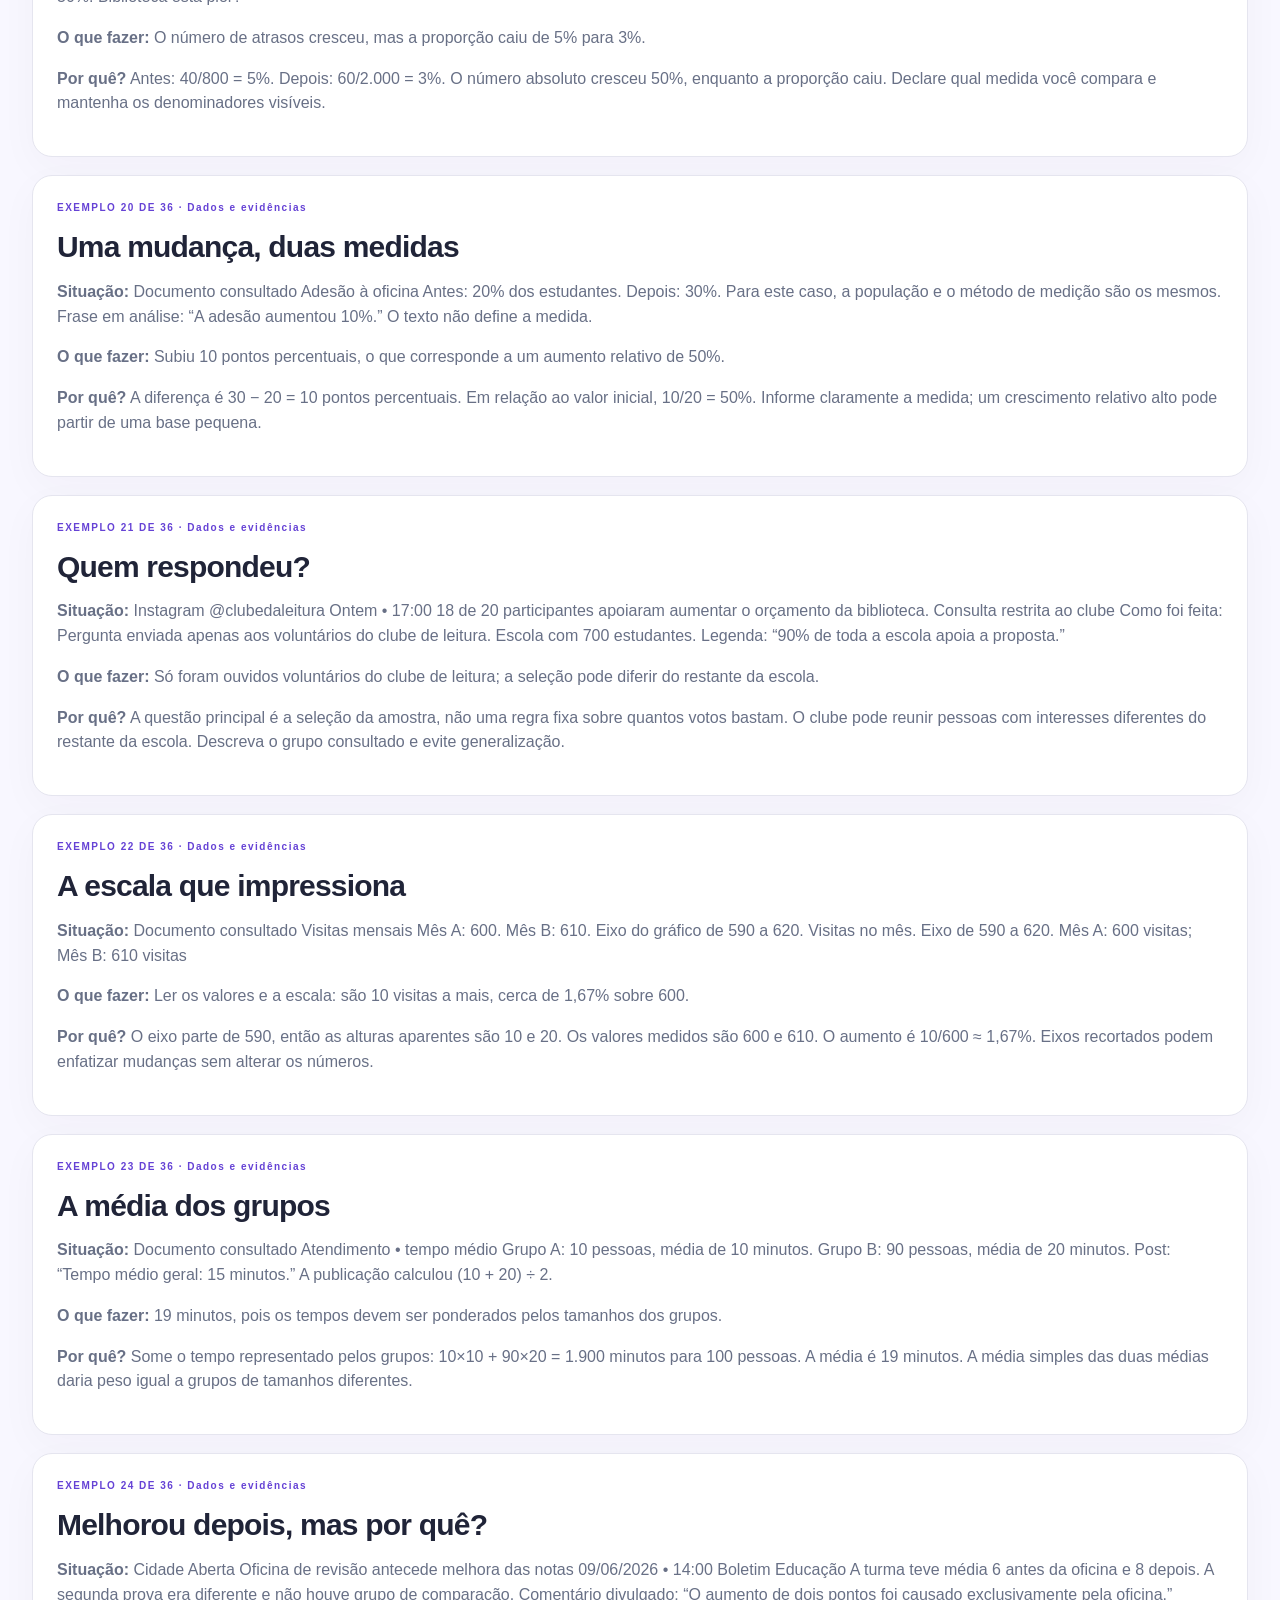
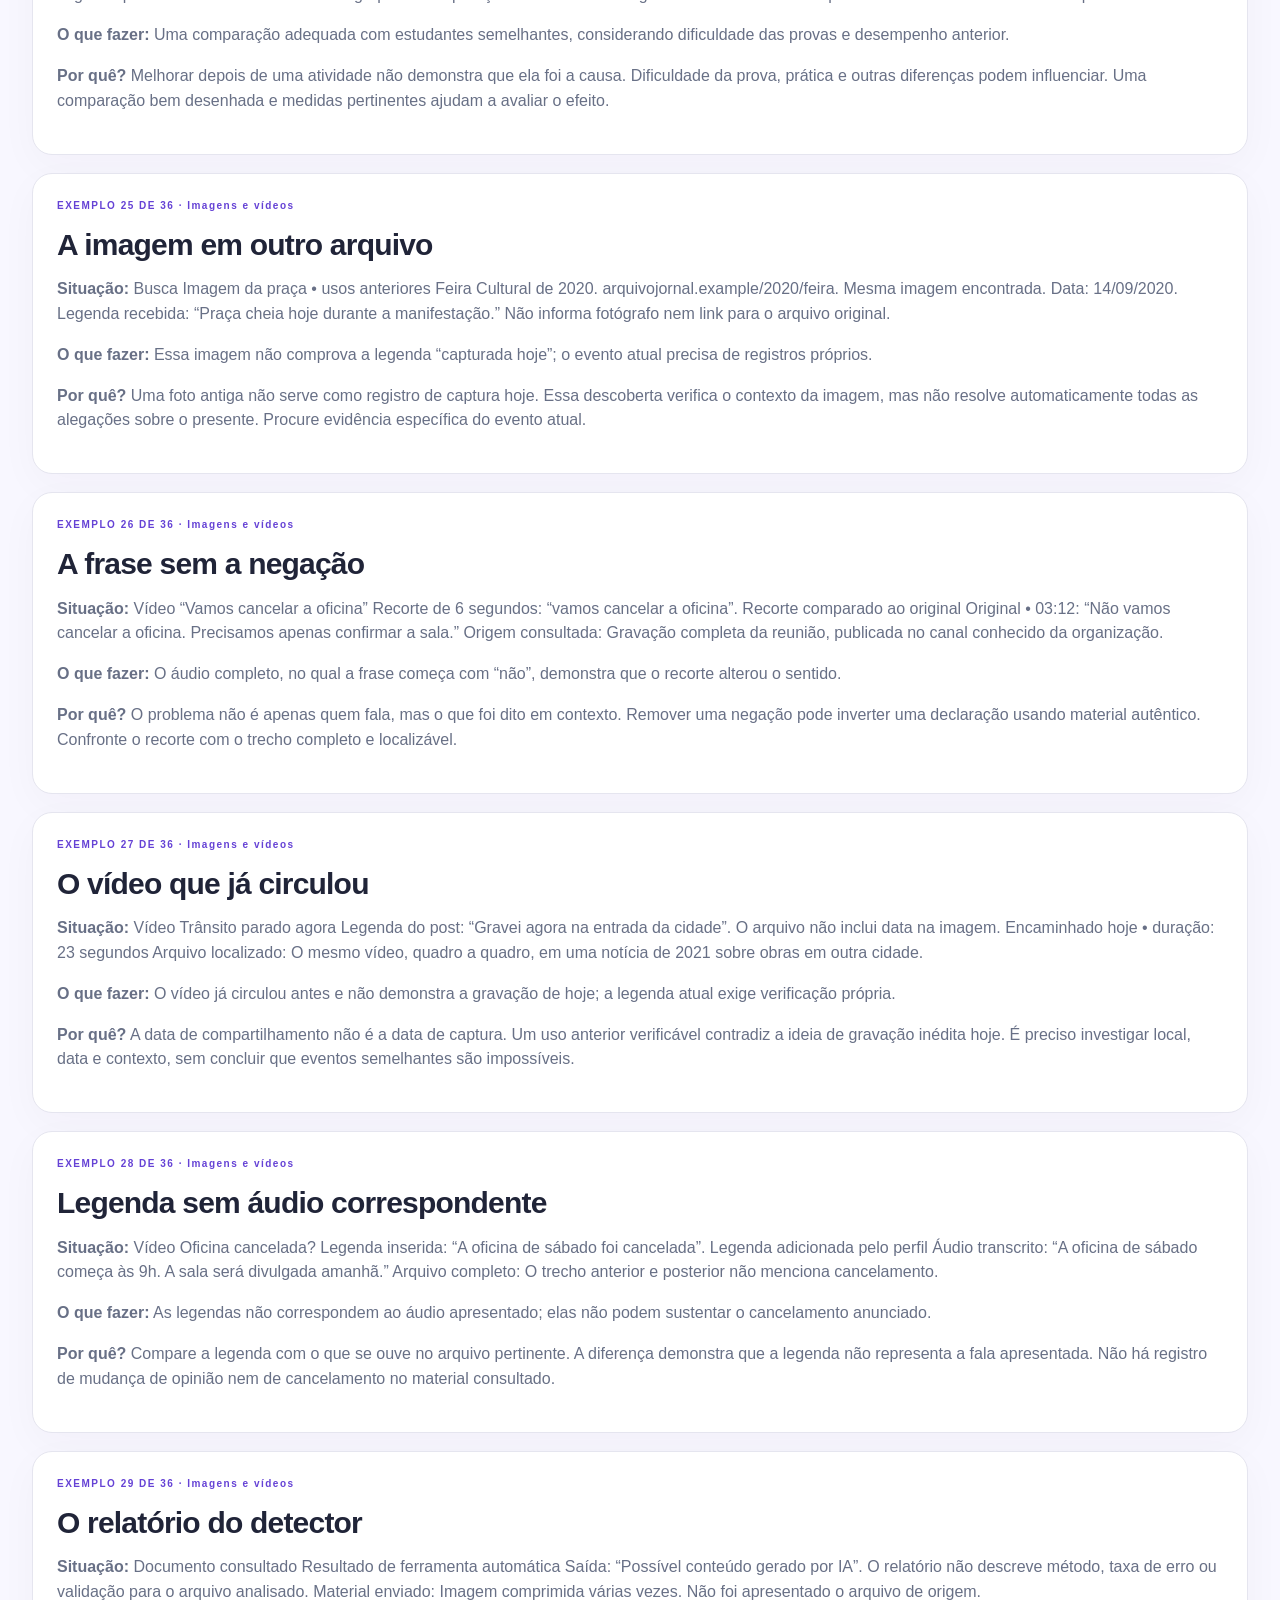
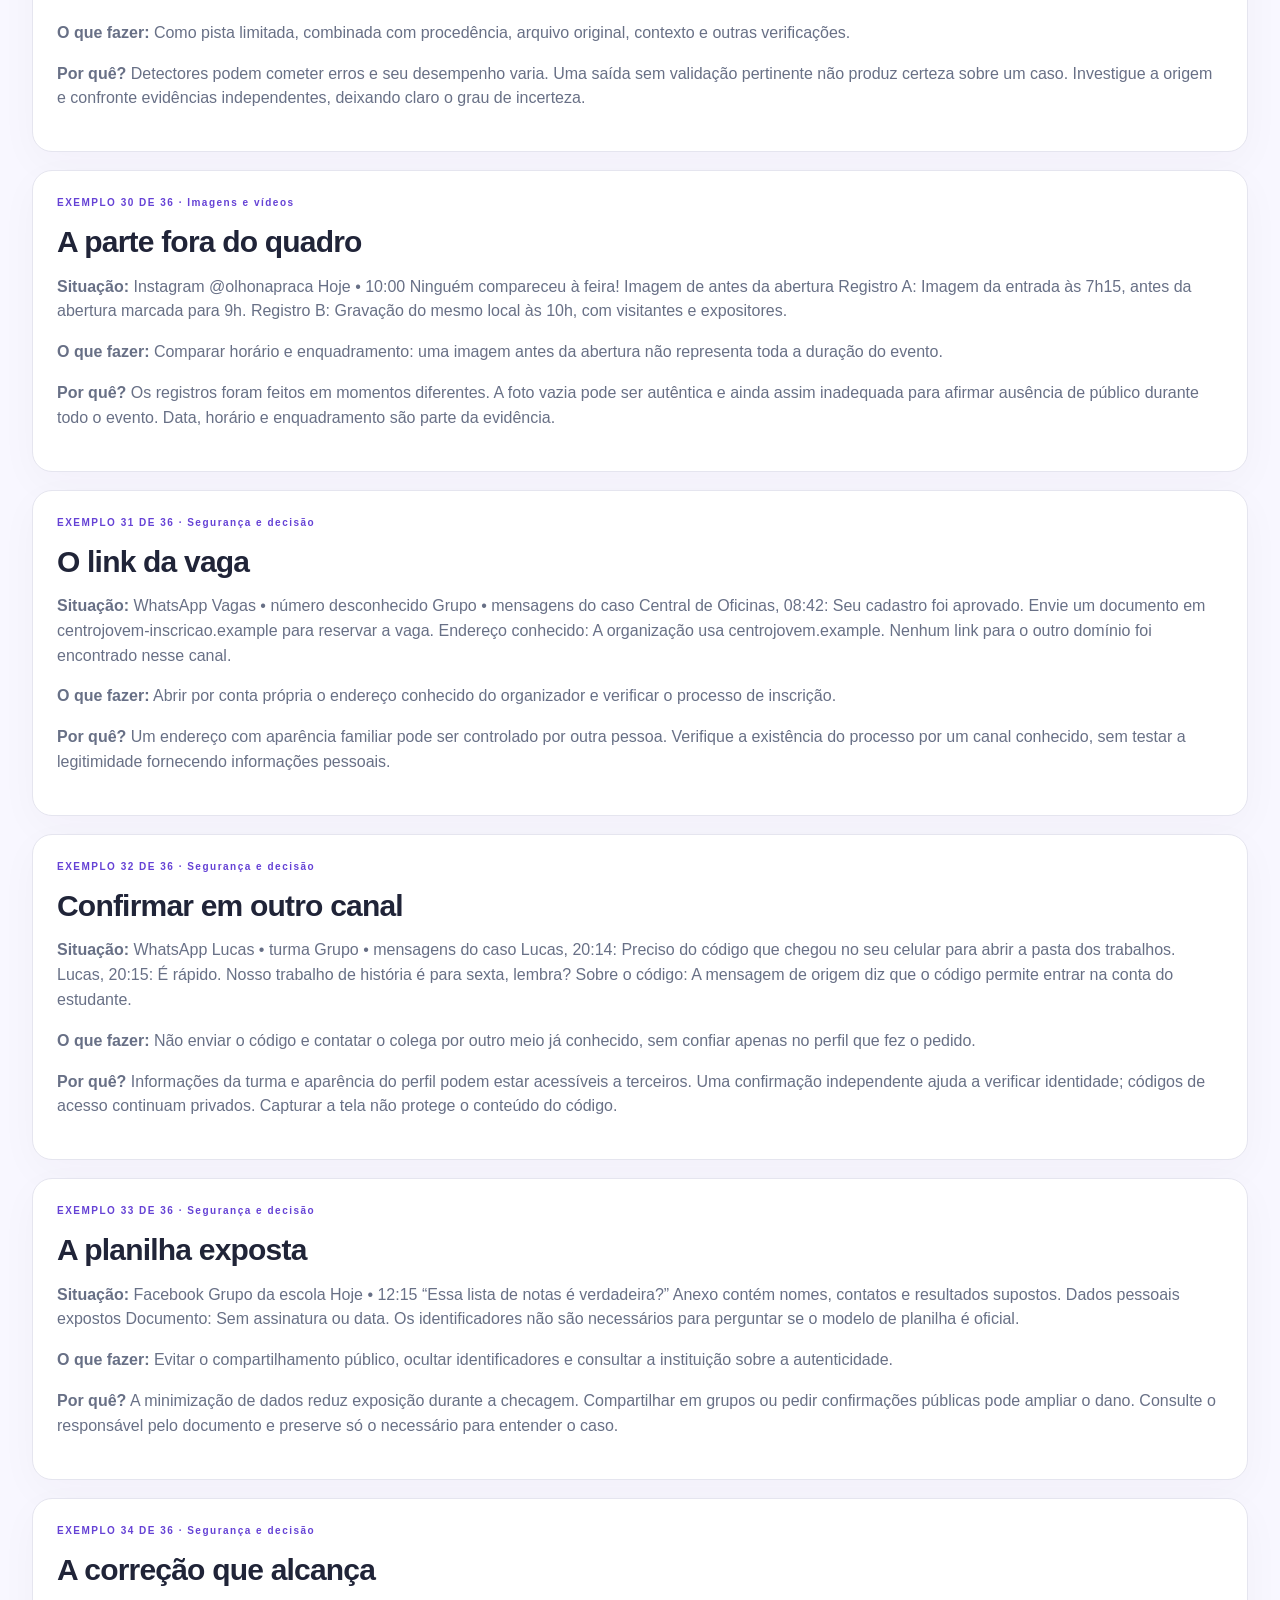
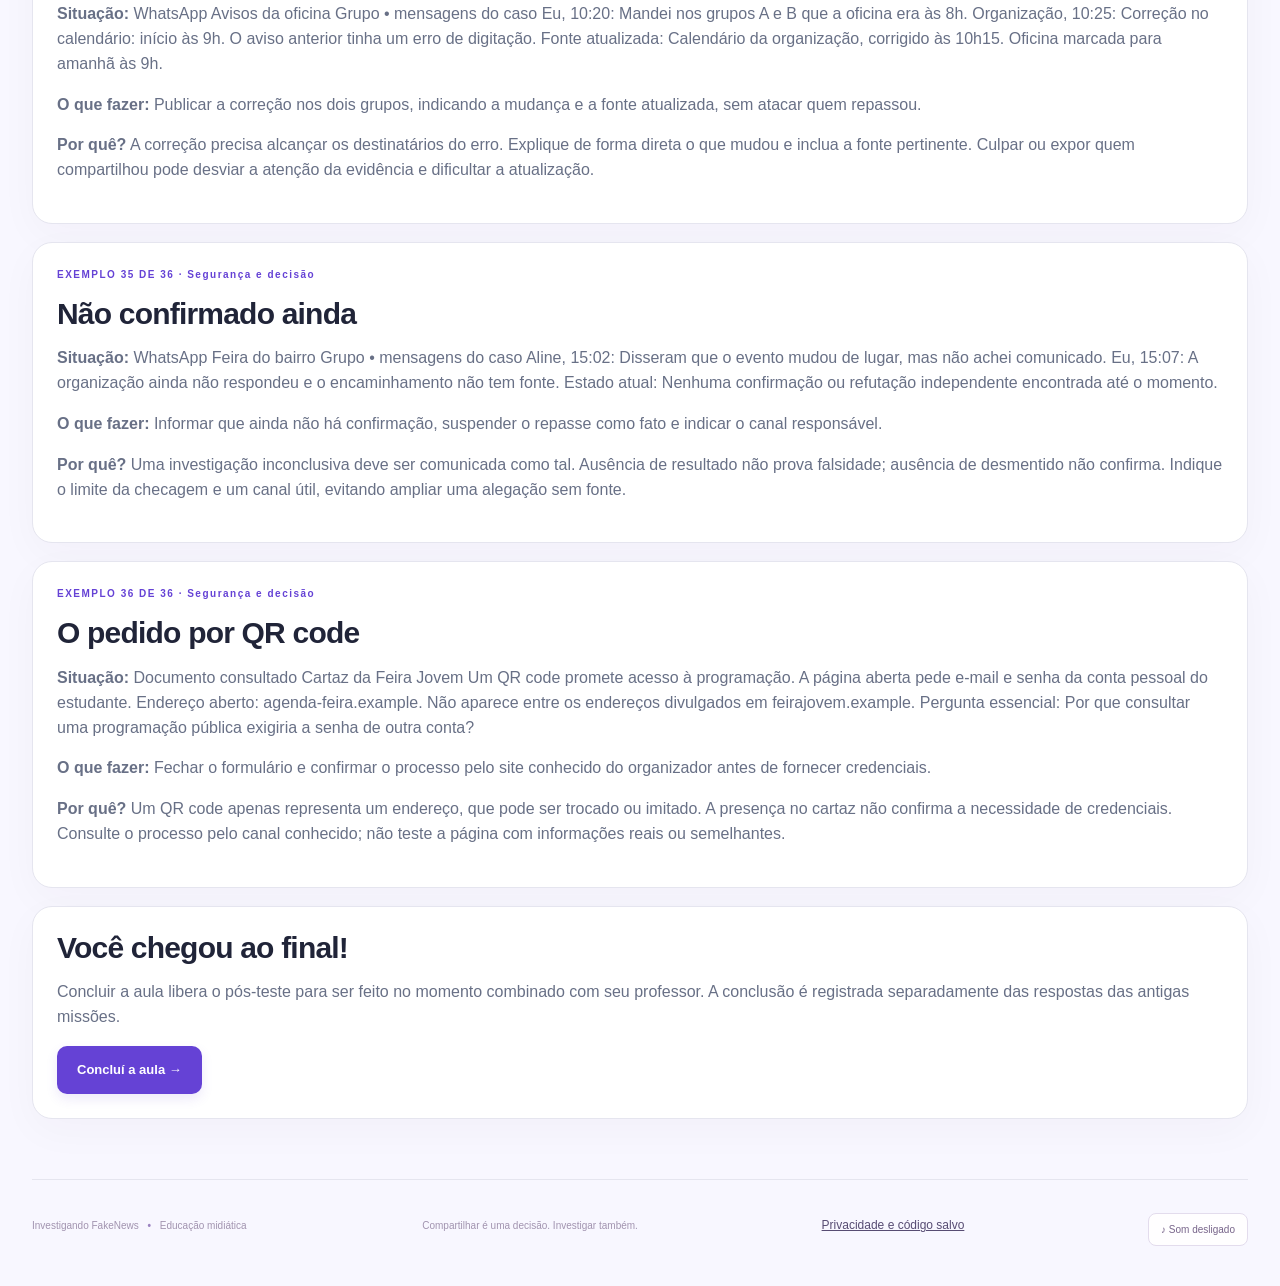
<file: demonstracao-tcc.html>
<!doctype html>
<html lang="pt-BR">
<head><meta charset="utf-8"><meta name="viewport" content="width=device-width,initial-scale=1"><meta name="description" content="Investigue conversas, notícias e publicações. Uma trilha de educação midiática com missões e provas contextualizadas."><title>Investigando FakeNews — Demonstração do produto</title><link rel="icon" href="assets/logo.svg"><link rel="stylesheet" href="styles.css?v=20261007-1"><link rel="stylesheet" href="scene.css"><link rel="stylesheet" href="aula-jovem.css?v=20261123-cookie1"></head>
<body><aside style="padding:12px 24px;background:#eee8ff;color:#35275e;font:14px Arial;text-align:center;position:sticky;top:0;z-index:100">Demonstração do produto · Dados fictícios · Sem conexão com o banco da pesquisa <nav aria-label="Telas de demonstração" style="display:inline-flex;gap:8px;margin-left:15px"><button onclick="app.openClassLesson()">Conteúdos educativos</button><button onclick="app.module(0)">Missões gamificadas</button><button onclick="app.teacher()">Painel docente</button></nav></aside>
<header class="topbar"><a href="#" class="brand" onclick="app.home();return false"><img src="assets/logo.svg" alt=""><span>Investigando <span>FakeNews</span><small>investigue antes de compartilhar</small></span></a><nav aria-label="Principal"><button class="nav-link" onclick="app.login()">Minha trilha</button><a class="nav-link signup-link" href="#/aluno/cadastro">Criar código</a><button class="nav-link teacher-link" onclick="app.teacher()">Área do professor ↗</button><button id="top-logout" class="nav-link" onclick="cloud.logout()" hidden>Sair da conta</button></nav></header>
<main id="main" tabindex="-1"><section id="connecting" class="screen"><div class="panel"><h1>Recuperando sua trilha…</h1><p>Aguarde enquanto carregamos sua sessão e o progresso salvo.</p></div></section>
<section id="home" class="screen active">
<div class="hero"><div class="hero-copy"><span class="eyebrow"><i></i> O PRÓXIMO POST PRECISA DO SEU OLHAR</span><h1>Pare o scroll.<br>Encontre a <em>evidência.</em></h1><p>Uma mensagem no grupo. Uma manchete urgente. Um vídeo cortado. Será que as pistas contam a mesma história?</p><div class="actions"><a class="btn primary" id="home-create-code" href="#/aluno/cadastro">Criar meu código e apelido <span>→</span></a><button class="btn secondary" onclick="app.login()">Já tenho código: entrar</button><button class="btn quiet" onclick="document.getElementById('how').scrollIntoView({behavior:'smooth'})">Como funciona</button></div><p class="signup-intro">Escolha sua turma e receba um apelido aleatório. Não precisa informar seu nome.</p><div class="hero-pills"><span>✦ XP e níveis</span><span>★ Estrelas por habilidade</span><span>⌕ Casos para analisar</span></div></div><div class="hero-evidence"><div class="hero-label"><span class="pulse"></span> SUA MISSÃO COMEÇA AQUI</div><img class="hero-art" src="assets/aula-digital.webp" alt="Estudantes investigam informações digitais em conjunto"><div id="hero-case" hidden></div><div class="hero-float"><span>⌕</span><div><b>Seu olhar faz a diferença.</b><small>Questione. Confira. Compartilhe melhor.</small></div></div></div></div>
<div class="fact-strip"><div><b>20 + 20</b><span>questões nos testes</span></div><div><b>36</b><span>exemplos para aprender</span></div><div><b>6</b><span>habilidades essenciais</span></div><div><b>20</b><span>perguntas para praticar</span></div></div>
<div id="how" class="section-head"><div><span class="eyebrow">CADA ETAPA DESENVOLVE SEU OLHAR</span><h2>Da primeira pista à decisão.</h2></div><span class="section-note">WhatsApp · notícias · redes sociais · vídeos</span></div><div class="how-grid"><article><span class="step-icon purple">01</span><h3>Descubra seu ponto de partida</h3><p>Faça o pré-teste: 20 casos, uma resposta por questão e gabarito após a entrega.</p></article><article><span class="step-icon green">02</span><h3>Investigue e avance</h3><p>Leia os exemplos da aula, descubra seis habilidades e pratique com verdadeiro ou falso.</p></article><article><span class="step-icon orange">03</span><h3>Coloque o aprendizado à prova</h3><p>Encare outros 20 casos no pós-teste. Compare os resultados e reveja suas decisões.</p></article></div>
<div class="section-head"><div><span class="eyebrow">SUA TRILHA DE INVESTIGAÇÃO</span><h2>Seis formas de ir além do post.</h2></div></div><div id="home-skills" class="home-skills"></div><p class="simulation-note">Todos os materiais são simulações educativas. Personagens, instituições, dados e acontecimentos dos casos são fictícios.</p>
</section>
<section class="screen" id="login"><div class="login-layout"><div class="login-copy"><span class="eyebrow">SEU OLHAR FAZ A DIFERENÇA</span><h1>Você não precisa<br>ter todas as respostas.<br><em>Precisa saber investigar.</em></h1><p>As pistas estão nos casos. Leia com atenção, compare as fontes e use o que encontrar para decidir.</p><div class="login-facts"><b>36</b><span>exemplos para explorar<br>ao longo da trilha</span></div></div><form class="panel login-panel" onsubmit="event.preventDefault();app.enter()"><button class="back" type="button" onclick="app.home()">← Início</button><h2>Entrar com meu código</h2><p>Use o código recebido no cadastro. Suas respostas continuam de onde parou.</p><label for="code">Meu código de aluno</label><input id="code" placeholder="AURORACORAL1" maxlength="20" required autocomplete="off" aria-describedby="code-help login-error"><small id="code-help">Guarde seu código. Ele é a chave de acesso ao seu progresso.</small><div id="remembered-code-hint" class="remembered-code-hint" hidden><span>Preenchemos o código salvo neste navegador. Confira antes de entrar.</span><button type="button" class="back" onclick="codeMemory.forget()">Esquecer código salvo</button></div><fieldset class="avatar-select"><legend>Escolha seu símbolo</legend><div id="login-avatars" class="avatar-options"></div></fieldset><p id="login-error" class="error" role="alert"></p><button class="btn primary full" type="submit">Continuar minha trilha →</button><button class="btn secondary full" type="button" onclick="cloud.studentSignupScreen()">Sou novo: gerar apelido e código</button><p class="small muted">Não precisa de e-mail nem senha. Ao terminar em um computador compartilhado, use Sair da conta.</p></form></div></section>
<section class="screen" id="student-signup"><div class="login-layout"><div class="login-copy"><span class="eyebrow">PRIMEIRA INVESTIGAÇÃO</span><h1>Sua turma.<br>Seu apelido.<br><em>Sua investigação.</em></h1><p>Escolha a turma. A plataforma cria um apelido para você, sem pedir seu nome.</p></div><form class="panel login-panel" onsubmit="event.preventDefault();cloud.registerStudent(this)"><button class="back" type="button" onclick="app.login()">← Já tenho um código</button><h2>Gerar meu apelido e código</h2><label for="student-class">Número da turma</label><select id="student-class" name="classroom_id" required onchange="cloud.previewCode()"><option value="">Carregando turmas…</option></select><small id="class-help">Escolha a turma cadastrada pelo seu professor.</small><p id="student-code-preview" class="notice" role="status">Seu código será um apelido aleatório + número da turma. Exemplo: AURORACORAL1. Você verá o seu após o cadastro.</p><p class="small muted">Não informe seu nome. O apelido será gerado automaticamente. Guarde seu código e não o compartilhe: ele dá acesso às suas respostas.</p><p id="student-signup-error" class="error" role="alert"></p><button class="btn primary full" type="submit">Gerar meu apelido e código →</button></form></div></section>
<section class="screen" id="student-code"><div class="panel account-panel"><span class="eyebrow">CADASTRO CONCLUÍDO</span><h1>Seu apelido está pronto.</h1><p>Anote ou copie antes de continuar. Na próxima vez, você entra só com ele.</p><p id="created-code" class="created-code"></p><p id="created-student"></p><p id="created-memory-status" class="small muted">Anote ou copie seu código.</p><button class="btn secondary" onclick="cloud.copyCode()">Copiar código</button><button class="btn primary" onclick="app.dashboard()">Começar minha trilha →</button></div></section>
<section class="screen" id="teacher-login"><div class="panel account-panel"><button class="back" onclick="app.home()">← Início</button><h1>Entrar como professor</h1><p>Acompanhe as respostas e a evolução de suas turmas em tempo real.</p><form onsubmit="event.preventDefault();cloud.teacherLogin(this)"><label for="teacher-email">E-mail</label><input id="teacher-email" name="email" type="email" required autocomplete="username"><label for="teacher-password">Senha</label><input id="teacher-password" name="password" type="password" required autocomplete="current-password"><p id="cloud-teacher-error" class="error" role="alert"></p><button class="btn primary full" type="submit">Entrar como professor →</button></form><button class="btn secondary full" onclick="app.show('teacher-signup')">Criar minha conta de professor</button></div></section>
<section class="screen" id="teacher-signup"><div class="panel account-panel"><button class="back" onclick="app.show('teacher-login')">← Já tenho uma conta</button><h1>Criar conta de professor</h1><form onsubmit="event.preventDefault();cloud.registerTeacher(this)"><label for="prof-name">Seu nome</label><input id="prof-name" name="name" minlength="2" maxlength="80" required autocomplete="name"><label for="prof-email">E-mail</label><input id="prof-email" name="email" type="email" required autocomplete="email"><label for="prof-password">Criar senha</label><input id="prof-password" name="password" type="password" minlength="8" required autocomplete="new-password"><p class="small muted">Use pelo menos 8 caracteres. Depois do cadastro, crie suas turmas ou use o convite de outro professor.</p><p id="teacher-signup-message" role="status"></p><button class="btn primary full" type="submit">Criar conta →</button></form></div></section>
<section class="screen" id="dashboard"><div class="player-banner"><div class="player-id"><button class="avatar" id="player-avatar" onclick="app.avatarDialog()" aria-label="Trocar símbolo"></button><div><span class="eyebrow">SUA CENTRAL DE INVESTIGAÇÃO</span><h1 id="greeting"></h1><p id="student-identity"></p><p class="small">Meu código: <b id="student-current-code"></b></p><p id="player-title"></p></div></div><div class="player-stats"><div><small>XP TOTAL</small><b id="xp"></b></div><div><small>NÍVEL</small><b id="level"></b></div><div><small>ESTRELAS</small><b id="total-stars"></b></div></div></div><div class="level-progress"><div><b id="next-level"></b><span id="level-caption"></span></div><div class="progress"><i id="level-bar"></i></div></div><div id="resume"></div><div id="assessment-before"></div><article class="panel" style="margin:20px 0;border:2px solid #d9c8ff"><span class="eyebrow">ATIVIDADE DE HOJE · VERDADEIRO OU FALSO</span><h2>Desafio de Educação Digital e Midiática: Especial Fake News</h2><p>Pratique com as 20 situações da aula. Marque verdadeiro ou falso e confira a explicação de cada resposta.</p><button class="btn primary" id="practice-open" onclick="app.openPractice()">Abrir questionário de verdadeiro ou falso →</button><p id="practice-access" class="small" style="margin-top:12px"></p></article><section aria-labelledby="optional-missions-title" style="margin:24px 0"><div class="section-head"><div><span class="eyebrow">PRÁTICA EXTRA · OPCIONAL</span><h2 id="optional-missions-title">Missões para quem quiser ir além</h2><p>Explore os 36 casos, ganhe XP e conquiste estrelas. As missões são opcionais: você não precisa concluí-las para terminar a aula ou liberar o pós-teste.</p></div></div><div class="skill-grid" id="steps"></div></section>
<div class="panel" style="margin:20px 0"><span class="eyebrow">AULA DE INVESTIGAÇÃO</span><h2>Aprenda a investigar, passo a passo.</h2><p id="class-lesson-status" role="status"></p><p>Uma aula contínua com 36 exemplos e explicações curtas. Leia os casos e descubra o que cada um ensina.</p><button class="btn primary" onclick="app.openClassLesson()">Abrir a aula completa →</button></div>
<details class="panel" style="margin:20px 0">
<summary style="cursor:pointer;font-weight:800;font-size:20px">Guia rápido: como investigar uma informação</summary>
<p>Antes de acreditar ou compartilhar, procure evidências. Use estas perguntas também nas missões:</p>
<ol>
<li><b>Fonte e autoria:</b> quem publicou? Procure a fonte original e veja se ela apresenta evidências.</li>
<li><b>Data e contexto:</b> quando e onde aconteceu? Um fato verdadeiro pode ser antigo ou ter sido retirado do contexto.</li>
<li><b>Linguagem e intenção:</b> o texto informa, vende algo ou tenta causar medo? Um título exagerado é um alerta, não uma prova de falsidade.</li>
<li><b>Dados e evidências:</b> os números mostram de onde vieram e como foram obtidos? Uma coincidência não prova que uma coisa causou outra.</li>
<li><b>Imagens e vídeos:</b> procure a publicação original e versões anteriores; uma imagem real pode receber uma legenda enganosa.</li>
<li><b>Segurança e decisão:</b> compare fontes independentes. Se ainda não houver evidências suficientes, não compartilhe como fato.</li>
</ol>
<div class="notice"><b>Experimente em grupo:</b> uma mensagem diz “URGENTE! Amanhã não haverá aula. Compartilhe!” e não apresenta data, autoria ou comunicado oficial. O que vocês precisam conferir antes de acreditar?</div>
<details><summary style="cursor:pointer;font-weight:700">Ver uma resposta possível</summary><p>Confirme a data e procure o comunicado nos canais oficiais da escola, acessados por você. A mensagem sozinha não prova que a informação é verdadeira nem que é falsa; enquanto não houver confirmação, não a compartilhe como fato.</p></details>
<p><b>Agora pratique:</b> abra as habilidades abaixo, leia as orientações e investigue os casos com atenção às explicações após cada resposta.</p>
</details><div class="dashboard-layout"><div><div class="section-head"><div><span class="eyebrow">UMA DECISÃO BEM FUNDAMENTADA DE CADA VEZ</span><h2>Avaliação e experiência</h2></div></div><div class="assessment-grid" id="assessment-after"></div></div><aside class="game-sidebar"><article class="panel streak-panel"><span class="eyebrow">RITMO DE INVESTIGAÇÃO</span><b id="streak-count"></b><p>Acertos seguidos na primeira tentativa de novas missões.</p><span class="streak-tag">Refazer ajuda a aprender.</span></article><article class="panel collection-panel"><span class="eyebrow">SUAS CONQUISTAS</span><div id="mini-medals" class="mini-medals"></div><button class="back" onclick="app.achievements()">Abrir coleção →</button></article><article class="panel progress-panel"><div><b>Trilha concluída</b><strong id="pct"></strong></div><div class="progress"><i id="bar"></i></div><p id="progress-detail" class="small"></p></article></aside></div><div class="actions end-actions"><button class="btn secondary" onclick="app.result()">Ver minha evolução ↗</button><button class="btn quiet" onclick="app.backup()">Baixar cópia do progresso</button></div></section>
<section class="screen" id="practice"><button class="back" onclick="app.dashboard()">← Central de investigação</button><div class="page-head"><div><span class="eyebrow">ATIVIDADE DE HOJE · 20 PERGUNTAS</span><h1>Desafio de Educação Digital e Midiática: Especial Fake News</h1><p>Responda com verdadeiro ou falso para cada situação. Confira a correção e a explicação após marcar sua resposta.</p><p class="small">Suas respostas são salvas para o professor acompanhar. Cada questão respondida vale 10 XP, mesmo se você errar. A primeira resposta fica registrada e não pode ser alterada. Esta atividade é separada do pós-teste.</p></div></div><div id="desafio-items"></div><button class="btn secondary" onclick="app.dashboard()">Voltar para minha trilha →</button></section>
<section class="screen" id="class-lesson"><button class="back" onclick="app.dashboard()">← Central de investigação</button><div class="page-head"><div><span class="eyebrow">AULA COMPLETA · 36 EXEMPLOS</span><h1>Antes de compartilhar, investigue.</h1><p>Uma sequência de exemplos fictícios para aprender a identificar informações enganosas. Leia no seu ritmo e discuta as pistas com a turma.</p></div></div><div id="class-lesson-content"></div><div class="panel"><h2>Você chegou ao final!</h2><p>Concluir a aula libera o pós-teste para ser feito no momento combinado com seu professor. A conclusão é registrada separadamente das respostas das antigas missões.</p><button class="btn primary" onclick="app.completeClassLesson()">Concluí a aula →</button></div></section>
<section class="screen" id="module"><button class="back" onclick="app.dashboard()">← Central de investigação</button><div id="module-banner" class="module-banner"></div><div class="lesson panel"><span class="eyebrow">FERRAMENTAS PARA ESSES CASOS</span><ul id="lesson-list"></ul></div><div class="progress-panel module-progress"><div><b>Casos concluídos</b><strong id="module-count"></strong></div><div class="progress"><i id="module-bar"></i></div><p id="module-star-hint" class="small"></p></div><div class="mission-grid" id="missions"></div></section>
<section class="screen quiz-screen" id="quiz"><div class="quiz-top"><button class="back" onclick="app.exitQuiz()">← Salvar e sair</button><div><span class="eyebrow" id="quiz-mode"></span><b id="quiz-count"></b></div><button id="review-button" class="btn secondary compact" onclick="app.reviewExam()">Revisar e entregar</button></div><div class="progress"><i id="quiz-bar"></i></div><div class="exam-banner" id="exam-banner"><span>✎ PROVA EM ANDAMENTO</span><span id="exam-status"></span><small>O gabarito aparece depois da entrega.</small></div><div class="question-layout"><div class="case-column"><div class="case-label"><b>⌕ MATERIAL DO CASO</b><button class="back" onclick="app.zoomCase()">Ampliar imagem ↗</button></div><div id="case-content"></div><details class="transcript"><summary>Ler o conteúdo em texto</summary><p id="case-transcript"></p></details></div><article class="question-panel"><div class="question-meta"><span class="pill" id="question-tag"></span><button class="read-btn" onclick="app.readQuestion()">◖)) Ouvir</button></div><span class="question-title" id="question-title"></span><h1 id="question-text"></h1><p id="choose-hint" class="choose-hint"></p><div class="answers" id="answers"></div><div id="feedback" class="feedback hidden" role="status" aria-live="polite"></div><div class="flag-row" id="flag-row"><button id="flag-button" onclick="app.flag()" aria-pressed="false">⚑ Marcar para revisar</button></div><div class="quiz-footer"><small id="xp-hint"></small><div class="actions"><button class="btn secondary compact" id="previous" onclick="app.previous()">← Anterior</button><button class="btn primary" id="next" onclick="app.next()">Próxima →</button></div></div></article></div><div class="exam-navigation panel" id="exam-navigation"><div><b>Navegue pelas questões</b><span><i class="legend-dot filled"></i>Respondida <i class="legend-dot flagged"></i>Revisar</span></div><div class="question-map" id="question-map"></div></div></section>
<section class="screen" id="exam-result"><button class="back" onclick="app.dashboard()">← Central de investigação</button><div class="page-head"><div><span class="eyebrow">ENTREGA CONCLUÍDA</span><h1 id="exam-result-title"></h1><p id="exam-result-subtitle"></p></div><div class="exam-grade" id="exam-grade"></div></div><div id="exam-skill-results" class="skill-results"></div><div class="section-head"><div><span class="eyebrow">O RACIOCÍNIO POR TRÁS DE CADA RESPOSTA</span><h2>Gabarito comentado</h2></div><label class="review-filter"><input id="only-errors" type="checkbox" onchange="app.renderExamReview()"> Mostrar apenas erros</label></div><div id="exam-explanations" class="exam-explanations"></div><div class="actions"><button class="btn primary" onclick="app.dashboard()">Continuar na trilha →</button><button class="btn secondary" onclick="app.result()">Comparar meus resultados</button></div></section>
<section class="screen" id="survey"><button class="back" onclick="app.dashboard()">← Central de investigação</button><div class="page-head"><div><span class="eyebrow">SUA EXPERIÊNCIA CONTA</span><h1>Como foi investigar?</h1><p>Não há resposta certa. Indique quanto concorda com cada frase.</p></div></div><form onchange="app.saveSurveyDraft()" id="survey-form" onsubmit="app.submitSurvey(event)"><div id="survey-items" class="survey-grid"></div><div class="actions"><button class="btn primary" type="submit">Salvar minha avaliação ✓</button></div></form></section>
<section class="screen" id="result"><button class="back" onclick="app.dashboard()">← Central de investigação</button><div class="page-head"><div><span class="eyebrow">SEU PERCURSO EM EVIDÊNCIAS</span><h1>Sua evolução</h1><p>Compare os primeiros resultados dos testes e acompanhe as habilidades praticadas.</p></div></div><div id="result-content"></div><div class="actions"><button class="btn primary" onclick="app.dashboard()">Continuar na trilha →</button><button class="btn secondary" onclick="window.print()">Imprimir resultado</button></div></section>
<section class="screen" id="achievements"><button class="back" onclick="app.dashboard()">← Central de investigação</button><div class="page-head"><div><span class="eyebrow">CADA CONQUISTA TEM UMA HISTÓRIA</span><h1>Sua coleção</h1><p>Investigue novos casos, aperfeiçoe suas respostas e avance nas seis habilidades.</p></div></div><div id="achievement-grid" class="achievement-grid"></div></section>
<section class="screen" id="teacher"><button class="back" onclick="app.home()">← Início</button><div class="page-head"><div><span class="eyebrow">ÁREA DO PROFESSOR</span><h1>Resultados da turma</h1><p>Participantes e respostas salvos no banco online.</p></div></div><div class="notice">Acesso restrito ao professor. As respostas e os resultados são atualizados automaticamente enquanto este painel estiver aberto.</div><details class="panel" style="margin:20px 0"><summary style="cursor:pointer;font-weight:800;font-size:20px">Roteiro para a aula de 40 minutos</summary><ol><li><b>5 minutos:</b> apresente a proposta e pergunte como a turma verifica uma informação.</li><li><b>30 minutos:</b> abra “Aula completa”. Em duplas, leiam os exemplos e conversem sobre as pistas e as explicações. Há 36 exemplos; o ritmo de referência é de cerca de 50 segundos por exemplo.</li><li><b>5 minutos:</b> retome as principais estratégias e peça que os alunos concluam a aula. Organize o pós-teste para a próxima semana.</li></ol><p>O tempo real depende da turma. O botão de conclusão registra que o aluno declarou ter terminado a leitura; ele não registra acertos nem comprova aprendizado. O pós-teste fica disponível após a conclusão e deve ser realizado no momento orientado pelo professor.</p></details><div class="actions"><button class="btn primary" onclick="app.exportCSV()">Resultados CSV ↓</button><button class="btn secondary" onclick="app.exportAnswers()">Respostas CSV ↓</button><button class="btn secondary" onclick="app.backup()">Backup JSON ↓</button><button class="btn quiet" onclick="app.teacher()">Atualizar</button></div><div class="panel"><h2>Minhas turmas</h2><p>Cadastre o número da turma para os alunos poderem criar seus códigos. Para outro professor acompanhar a mesma turma, compartilhe o convite exibido abaixo.</p><form class="actions" onsubmit="event.preventDefault();cloud.createClass(this)"><label>Nova turma <input name="number" inputmode="numeric" pattern="[0-9]{1,5}" placeholder="301" required></label><button class="btn secondary" type="submit">Criar turma</button></form><form class="actions" onsubmit="event.preventDefault();cloud.joinClass(this)"><label>Convite de outro professor <input name="invite" maxlength="24" required autocomplete="off"></label><button class="btn quiet" type="submit">Participar da turma</button></form><p id="class-management-message" role="status"></p><div id="teacher-class-list"></div></div><div id="teacher-stats" class="stats-grid"></div><div class="panel table-panel"><div class="table-head"><h2>Participantes</h2><label>Buscar código<input id="search" type="search" placeholder="ALUNO01" oninput="app.teacherTable(this.value)"></label></div><div class="table-scroll"><table><thead><tr><th>Aluno / turma / código</th><th>Pré-teste</th><th>Pós-teste</th><th>Diferença</th><th>Aula</th><th>Verdadeiro/Falso</th><th>XP</th><th>Habilidades</th><th>Percepção</th><th>Em andamento</th><th>Ações</th></tr></thead><tbody id="teacher-rows"></tbody></table></div></div><div id="teacher-details" class="panel hidden"></div></section>
</main>
<footer><span>Investigando FakeNews <b>•</b> Educação midiática</span><span>Compartilhar é uma decisão. Investigar também.</span><button class="privacy-link" type="button" onclick="codeMemory.settings()">Privacidade e código salvo</button><button id="sound-toggle" class="sound-toggle" onclick="app.toggleSound()" aria-pressed="false">♪ Som desligado</button></footer>
<section id="code-memory-banner" class="code-memory-banner" role="region" aria-labelledby="code-memory-title" hidden><span class="eyebrow">SUA ESCOLHA</span><h2 id="code-memory-title">Lembrar seu código neste navegador?</h2><p>Podemos guardar seu código por até 30 dias para preencher a entrada quando você voltar, sem usar o IP para lembrar.</p><p><b>Está em um computador compartilhado? Escolha “Não lembrar”.</b> Quem usa este navegador pode acessar o código salvo.</p><div class="actions"><button type="button" class="btn secondary" onclick="codeMemory.choose(true)">Aceitar e lembrar código</button><button type="button" class="btn secondary" onclick="codeMemory.choose(false)">Não lembrar</button></div><button type="button" class="back memory-details" onclick="codeMemory.settings()">Como funciona e como remover</button></section>
<dialog id="code-memory-settings" class="dialog memory-settings" aria-labelledby="memory-settings-title"><button class="dialog-close" type="button" aria-label="Fechar privacidade" onclick="this.closest('dialog').close()">×</button><h2 id="memory-settings-title">Privacidade e código salvo</h2><p>Esta opção é voluntária. Recusar não impede usar as aulas, os testes ou salvar as respostas na plataforma.</p><p>O código fica no armazenamento local deste navegador. Um cookie guarda apenas a escolha de aceitar ou recusar. Não criamos uma associação do código com o IP para lembrar o acesso, nem exibimos IP no painel do professor.</p><p>O prazo é de até 30 dias. Ao voltar, o código é preenchido na entrada; você precisa escolher entrar. Usar “Sair da conta” também remove o código salvo. Apagar os dados do navegador pode removê-lo antes do prazo.</p><p><b>Use somente em um dispositivo pessoal.</b> O código permite acessar suas respostas. Em um dispositivo compartilhado, escolha “Não lembrar” e anote seu código.</p><p class="small muted">Esta preferência não torna os registros da pesquisa anônimos. Os serviços de hospedagem e autenticação podem processar dados de conexão necessários ao funcionamento do site.</p><p id="code-memory-status" role="status"></p><div class="actions"><button type="button" class="btn secondary" onclick="codeMemory.choose(true)">Aceitar e lembrar código</button><button type="button" class="btn secondary" onclick="codeMemory.choose(false)">Não lembrar</button><button id="code-memory-forget" type="button" class="btn quiet" onclick="codeMemory.forget()">Esquecer código salvo</button></div></dialog>
<div id="toast" class="toast" role="status" aria-live="polite"></div><div id="xp-balloons" class="xp-balloons" aria-hidden="true"></div><div id="reward-live" class="sr-only" aria-live="polite"></div><div id="confetti" aria-hidden="true"></div>
<dialog id="delete-student-dialog" class="dialog" aria-labelledby="delete-student-title"><h2 id="delete-student-title">Excluir aluno?</h2><p id="delete-student-name"></p><p class="notice">Esta ação apaga definitivamente a conta, as respostas e todo o progresso do aluno. Não é possível desfazer.</p><p>Para confirmar, digite o código <b id="delete-student-code"></b>.</p><form onsubmit="event.preventDefault();cloud.deleteStudent(this)"><label>Código do aluno<input id="delete-confirm-code" name="confirm_code" required autocomplete="off" maxlength="20"></label><p id="delete-student-error" role="status"></p><div class="actions"><button class="btn secondary" type="button" onclick="if(!cloud.deleting)this.closest('dialog').close()">Cancelar</button><button class="btn danger" type="submit">Excluir definitivamente</button></div></form></dialog>
<dialog id="exam-intro" class="dialog"><button class="dialog-close" aria-label="Fechar" onclick="this.closest('dialog').close()">×</button><span class="eyebrow">LEIA ANTES DE COMEÇAR</span><h2 id="exam-intro-title"></h2><div class="exam-rules"><div><b>20</b><span>questões essenciais</span></div><div><b>30–40</b><span>minutos sugeridos</span></div></div><ul><li>Leia os materiais e escolha uma alternativa por questão.</li><li>Você pode pular, voltar, mudar respostas e marcar itens para revisar.</li><li>A entrega exige as 20 respostas. O gabarito aparece ao final.</li><li>Não há contagem regressiva. Ao sair, o rascunho será salvo.</li></ul><p id="exam-intro-note" class="notice small"></p><button class="btn primary full" onclick="app.beginExam()">Começar prova →</button></dialog>
<dialog id="exam-review" class="dialog review-dialog"><button class="dialog-close" aria-label="Fechar revisão" onclick="this.closest('dialog').close()">×</button><span class="eyebrow">ANTES DA ENTREGA</span><h2>Revise suas decisões.</h2><p id="review-summary"></p><div id="review-map" class="question-map"></div><p id="review-alert" class="notice"></p><div class="actions"><button class="btn secondary" onclick="document.getElementById('exam-review').close()">Voltar à prova</button><button class="btn primary" id="submit-exam" onclick="app.submitExam()">Entregar as respostas ✓</button></div></dialog>
<dialog id="milestone" class="dialog milestone-dialog"><button class="dialog-close" aria-label="Fechar conquista" onclick="this.closest('dialog').close()">×</button><div class="milestone-icon" id="milestone-icon">★</div><span class="eyebrow">MAIS UMA CONQUISTA</span><h2 id="milestone-title"></h2><p id="milestone-text"></p><button class="btn primary full" onclick="document.getElementById('milestone').close()">Continuar →</button></dialog>
<dialog id="avatar-dialog" class="dialog"><button class="dialog-close" aria-label="Fechar símbolos" onclick="this.closest('dialog').close()">×</button><h2>Seu símbolo de investigação</h2><div id="change-avatars" class="avatar-options"></div></dialog>
<dialog id="image-dialog" class="image-dialog"><button class="dialog-close" aria-label="Fechar imagem" onclick="this.closest('dialog').close()">×</button><h2 id="image-title"></h2><p class="small muted">Imagem do caso. Se precisar, use o zoom do navegador.</p><img id="case-image" alt=""></dialog>

<script src="questions.js"></script><script src="post.js"></script><script src="missions.js"></script><script src="scenes.js"></script><script src="desafio.js?v=20261028-vf2"></script><script src="app.js?v=20261123-cookie1"></script>
<script>window.addEventListener('DOMContentLoaded',()=>{
 app.persist=()=>true;app.save=function(r){this.records[r.participant_code]=r;return true};
 window.codeMemory={settings(){},prefill(){}};
 window.cloud={logout(){app.home()},studentSignupScreen(){app.home()},confirmDelete(){app.toast('Os registros desta demonstração são fictícios.')}};
 document.addEventListener('submit',e=>{e.preventDefault();e.stopImmediatePropagation();app.toast('Modo de demonstração: nenhuma informação é enviada.')},true);
 const dt='2026-11-23T12:00:00.000Z';
 function test(mode,score){const answers=QBANK[mode].map((q,i)=>({question_id:q.id,selected:i<score?q.a:(q.a+1)%4,correct:i<score,at:dt}));return {total:20,answers,score,percentage:score*5,at:dt}}
 [['DEMOA0','Aurora Coral',9,17],['DEMOB0','Luna Marfim',12,18],['DEMOC0','Orion Cedro',11,19]].forEach(([code,name,pre,post])=>{const r=app.newRecord(code);r.full_name=name;r.class_number='Demonstração';r.diagnostic=test('diagnostic',pre);r.post=test('post',post);r.lesson_completed_at=dt;r.xp=(pre+post)*10;r.survey={answers:[5,4,5,5,5,4,5,5],average:4.75,at:dt};r.attempts=['diagnostic','post'].map(mode=>({mode,practice:false,mi:null,started_at:dt,at:dt,answers:r[mode].answers}));app.records[code]=r;});
 app.student='DEMOA0';
 document.querySelector('#teacher .page-head p').textContent='Exemplo de acompanhamento com três registros fictícios. As notas abaixo não pertencem a estudantes da pesquisa.';
 document.querySelector('#teacher .notice').textContent='Demonstração da interface docente. Não há conexão com a base de alunos.';
 document.querySelector('#teacher-class-list').textContent='Turma de demonstração · participantes fictícios';
 document.querySelectorAll('#teacher form input,#teacher form button,.signup-link').forEach(el=>{el.disabled=true;el.setAttribute('aria-disabled','true')});
 const target=location.hash.slice(1);if(target==='missoes')app.module(0);else if(target==='docente')app.teacher();else app.openClassLesson();
});</script></body></html>
</file>
<file: styles.css>
:root{--ink:#202438;--muted:#687086;--purple:#6542d5;--purple-dark:#4930a4;--green:#008b78;--line:#e5e5ef;--bg:#f6f6fb;--shadow:0 12px 40px #30274c08;--radius:20px}*{box-sizing:border-box}html{scroll-behavior:smooth}body{margin:0;background:var(--bg);font-family:Inter,Arial,Helvetica,sans-serif;color:var(--ink);line-height:1.55}button,input,select{font:inherit}button,a,label.btn{ -webkit-tap-highlight-color:transparent}button{cursor:pointer}button:disabled{cursor:default;opacity:.5}a{color:inherit}button:focus-visible,a:focus-visible,input:focus-visible,summary:focus-visible{outline:3px solid #29a994;outline-offset:4px}h1,h2,h3,p{margin-top:0}h1,h2,h3{line-height:1.15;letter-spacing:-.8px}h1{font-size:42px;margin-bottom:15px}h2{font-size:30px;margin-bottom:15px}h3{font-size:20px;margin-bottom:10px}p{color:var(--muted);margin-bottom:16px}small{font-size:12px}img{max-width:100%;display:block}em{font-style:normal;color:var(--purple)}.topbar{max-width:1320px;margin:auto;min-height:94px;padding:20px 34px;display:flex;justify-content:space-between;align-items:center;gap:20px}.brand{text-decoration:none;display:flex;gap:11px;align-items:center}.brand img{width:42px;height:42px}.brand>span{font-size:23px;letter-spacing:-1px;font-weight:800;line-height:1.2}.brand>span>span{color:var(--purple)}.brand small{display:block;font-size:9px;letter-spacing:1px;font-weight:600;text-transform:uppercase;color:#7c8296;margin-top:3px}.topbar nav{display:flex;gap:20px;align-items:center}.nav-link{border:0;background:transparent;font-size:13px;color:#596078;font-weight:600;padding:9px 0}.teacher-link{color:var(--purple);border:1px solid #dcd5ee;border-radius:9px;padding:9px 13px}.nav-link:hover{color:var(--purple)}main{max-width:1252px;margin:0 auto;min-height:70vh;padding:18px 0 60px}main:focus{outline:0}.screen{display:none}.screen.active{display:block}.eyebrow{font-size:10px;letter-spacing:1.5px;font-weight:800;color:var(--purple);display:block;margin-bottom:15px;line-height:1.5}.eyebrow i{display:inline-block;width:6px;height:6px;background:var(--purple);border-radius:50%;margin-right:6px;vertical-align:middle}.btn{display:inline-flex;align-items:center;justify-content:center;gap:16px;padding:13px 19px;border-radius:10px;font-weight:700;font-size:13px;min-height:47px;border:1px solid transparent;text-decoration:none;transition:transform .15s,background .15s}.btn:hover:not(:disabled){transform:translateY(-1px)}.btn.primary{background:var(--purple);color:#fff;box-shadow:0 5px 12px #6742d51e}.btn.primary:hover:not(:disabled){background:var(--purple-dark)}.btn.secondary{background:#fff;border-color:#e0dbee;color:#584c7d}.btn.quiet{background:transparent;color:var(--muted);border-color:var(--line)}.btn.compact{padding:9px 13px;min-height:39px;font-size:12px}.btn.full{width:100%}.actions{display:flex;flex-wrap:wrap;align-items:center;gap:10px}.back{border:0;background:transparent;padding:5px 0;font-size:12px;color:var(--purple);font-weight:600;text-decoration:none}.back:hover{text-decoration:underline}.panel{background:#fff;border:1px solid var(--line);border-radius:var(--radius);padding:24px;box-shadow:var(--shadow)}.small{font-size:12px}.muted{color:var(--muted)}.error{font-size:12px;color:#be3544;min-height:18px;margin:10px 0}.hidden{display:none!important}.hero{display:grid;grid-template-columns:1.08fr .92fr;align-items:center;gap:64px;padding:55px 52px 56px;background:radial-gradient(ellipse at 82% 35%,#e8e0fd 0,transparent 56%),linear-gradient(115deg,#fff,#f4f0ff);border:1px solid #e8e1f5;border-radius:28px;overflow:hidden;position:relative}.hero h1{font-size:60px;letter-spacing:-3px;line-height:1.06;margin-bottom:23px}.hero-copy>p{font-size:16px;max-width:440px;line-height:1.85}.hero .actions{margin-top:28px}.hero-pills{display:flex;flex-wrap:wrap;gap:16px;font-size:10px;color:#665b80;margin-top:25px;font-weight:600}.hero-evidence{position:relative;min-width:0;transform:rotate(1.5deg);padding-bottom:30px}.hero-label{font-size:10px;font-weight:700;color:#706288;display:flex;gap:8px;align-items:center;padding:0 6px 13px}.pulse{width:7px;height:7px;border-radius:50%;background:#02a583;box-shadow:0 0 0 4px #00a58316}.hero .case-window{box-shadow:0 25px 45px #604e8225;border-radius:18px;transform:none}.hero .case-attachments{display:none}.hero .simulation-stamp{font-size:7px}.hero-float{position:absolute;bottom:6px;left:-25px;display:flex;align-items:center;gap:12px;background:#fff;box-shadow:0 10px 30px #3b2d4a15;padding:15px 22px;border:1px solid #e4daed;border-radius:13px;transform:rotate(-1.5deg)}.hero-float>span{background:#f1edff;color:#6d4cce;font-size:26px;width:38px;height:38px;border-radius:10px;text-align:center;line-height:38px}.hero-float b{display:block;font-size:12px;color:#4d4067}.hero-float small{display:block;font-size:10px;color:#7e7490}.fact-strip{display:grid;grid-template-columns:repeat(4,1fr);padding:32px 16px;margin-bottom:28px;border-bottom:1px solid var(--line)}.fact-strip>div{text-align:center;border-right:1px solid var(--line)}.fact-strip>div:last-child{border:0}.fact-strip b{display:block;font-size:25px;letter-spacing:-1px;color:#554170}.fact-strip span{display:block;color:#83829a;font-size:11px;margin-top:4px}.section-head{display:flex;justify-content:space-between;gap:25px;align-items:end;margin:38px 0 22px}.section-head h2{margin:0;font-size:29px}.section-head .eyebrow{margin-bottom:8px}.section-note{font-size:10px;color:#9590a5;white-space:nowrap;padding-bottom:3px}.how-grid{display:grid;grid-template-columns:repeat(3,1fr);gap:18px}.how-grid article{background:#fff;border:1px solid var(--line);border-radius:18px;padding:27px}.how-grid h3{font-size:18px;line-height:1.35;letter-spacing:-.4px;max-width:260px;margin:18px 0 12px}.how-grid p{font-size:13px;line-height:1.75;margin:0}.step-icon{width:42px;height:42px;display:grid;place-items:center;border-radius:12px;font-size:15px;font-weight:800}.purple{background:#eee5ff;color:#7447cf}.green{background:#d9f7ee;color:#008b78}.orange{background:#ffebd8;color:#ce6128}.home-skills{display:grid;grid-template-columns:repeat(3,1fr);gap:12px}.home-skill{display:flex;gap:13px;align-items:center;background:#fff;padding:18px;border:1px solid var(--line);border-radius:14px}.skill-icon{background:var(--pale);color:var(--color);display:grid;place-items:center;font-size:27px;font-weight:600;width:46px;height:46px;border-radius:13px;flex-shrink:0}.home-skill h3{font-size:14px;margin:0 0 4px;letter-spacing:-.2px}.home-skill small{font-size:10px;color:#8a819b}.simulation-note{font-size:11px;text-align:center;max-width:600px;margin:30px auto 0;color:#908b9c}.login-layout{display:grid;grid-template-columns:1fr 460px;gap:90px;align-items:center;max-width:1060px;margin:30px auto}.login-copy h1{font-size:43px;letter-spacing:-1.8px;line-height:1.25}.login-copy p{font-size:14px;line-height:1.8;max-width:410px}.login-facts{display:flex;align-items:center;gap:16px;margin-top:35px;padding-top:30px;border-top:1px solid var(--line)}.login-facts b{font-size:46px;letter-spacing:-2px;color:var(--purple)}.login-facts span{font-size:12px;color:var(--muted)}.login-panel{padding:35px}.login-panel h2{font-size:27px;margin-top:20px}.login-panel p{font-size:13px}.login-panel label{font-size:12px;font-weight:700;display:block;margin:20px 0 7px}.login-panel input{width:100%;border:1px solid #d5d3e4;border-radius:10px;padding:13px 15px;font-size:18px;letter-spacing:1px;color:var(--ink)}#code-help{display:block;font-size:10px;color:#8c869c;line-height:1.6;margin:8px 0 15px}.avatar-select{border:0;margin:20px 0 0;padding:0}.avatar-select legend{font-size:11px;font-weight:700;margin-bottom:10px}.avatar-options{display:flex;gap:10px;margin:12px 0}.avatar-option{border:2px solid transparent;background:#f6f3ff;border-radius:12px;min-height:63px;min-width:63px;color:var(--purple);font-size:25px;display:grid;place-items:center}.avatar-option.chosen{border-color:var(--purple);background:#e8e0fa}.avatar-option small{font-size:8px;padding:0 5px 4px}.avatar{display:grid;place-items:center;width:68px;height:68px;border:3px solid #fff;background:#eee4ff;border-radius:20px;color:#7952cd;font-size:37px;box-shadow:0 5px 15px #60438615;flex-shrink:0}.player-banner{background:linear-gradient(115deg,#eeebff,#fff 60%);border:1px solid #e1d9f3;border-radius:24px;padding:30px;display:flex;gap:25px;align-items:center;justify-content:space-between}.player-id{display:flex;gap:20px;align-items:center}.player-id .eyebrow{margin-bottom:5px}.player-id h1{font-size:29px;margin:0}.player-id p{font-size:12px;margin:5px 0;color:#7a6694}.player-stats{display:flex;gap:28px;align-items:center}.player-stats>div{border-left:1px solid #e8e1f1;padding-left:27px;min-width:76px}.player-stats small{display:block;color:#8a7e9f;font-size:9px;font-weight:700;letter-spacing:1px}.player-stats b{font-size:26px;letter-spacing:-1px;color:#5d4384;white-space:nowrap}.level-progress{margin:16px 4px 22px}.level-progress>div:first-child{display:flex;justify-content:space-between;gap:15px;font-size:11px;margin-bottom:8px;color:#8b7c9c}.level-progress b{color:#6a5687}.progress{height:7px;border-radius:10px;background:#e9e5f1;overflow:hidden}.progress i{display:block;height:100%;width:0;border-radius:10px;background:linear-gradient(90deg,#8261db,#5e42ce);transition:width .3s}.dashboard-layout{display:grid;grid-template-columns:minmax(0,1fr) 250px;gap:25px}.dashboard-layout .section-head{margin-top:16px}.dashboard-layout .section-head h2{font-size:25px}.game-sidebar{display:flex;flex-direction:column;gap:16px;padding-top:17px}.game-sidebar .panel{padding:22px}.streak-panel{background:linear-gradient(125deg,#fff,#fff5e5)}.streak-panel>b{display:block;font-size:37px;letter-spacing:-1px;color:#bd7918}.streak-panel p{font-size:11px;margin:6px 0 12px}.streak-panel .eyebrow{font-size:8px;color:#af822f}.streak-tag{font-size:9px;color:#a98648;padding:5px 8px;border-radius:6px;background:#fcf0d6}.mini-medals{display:grid;grid-template-columns:repeat(4,1fr);gap:6px;margin:14px 0}.mini-medal{width:36px;height:36px;display:grid;place-items:center;border-radius:11px;background:#fff3cd;color:#b38213;font-size:20px;border:1px solid #edd89a}.mini-medal.off{background:#f5f5f9;color:#c6c5d1;border-color:#e9e8f1}.collection-panel .back{font-size:11px}.progress-panel>div:first-child{display:flex;justify-content:space-between;gap:15px;margin-bottom:10px;font-size:12px}.progress-panel strong{color:var(--purple)}.progress-panel p{font-size:11px;line-height:1.6;margin:11px 0 0}.skill-grid{display:grid;grid-template-columns:repeat(2,1fr);gap:15px;margin:18px 0}.skill-card{border:1px solid #e1e6e9;background:#fff;border-radius:18px;overflow:hidden;position:relative;transition:transform .2s,box-shadow .2s}.skill-card:hover{transform:translateY(-2px);box-shadow:0 12px 30px #37294b0a}.skill-card.locked{background:#fcfcfe}.skill-card-top{background:var(--pale);padding:20px;display:flex;gap:15px;align-items:center}.skill-card-top .skill-icon{background:#ffffffb5;box-shadow:0 4px 8px #00000004}.skill-card-top>div:nth-child(2){flex:1;min-width:0}.skill-card-top span.kicker{display:block;color:var(--color);font-size:8px;letter-spacing:1px;font-weight:800;margin-bottom:5px}.skill-card-top h3{font-size:17px;margin:0;color:var(--color);letter-spacing:-.3px;line-height:1.25}.stars{font-size:16px;white-space:nowrap;color:#d29926;letter-spacing:1px}.stars .empty{color:#c8c2af}.skill-card-body{padding:18px 20px}.skill-card-body p{font-size:11px;min-height:35px;line-height:1.65;margin:0 0 14px}.skill-card-body .progress{height:5px;background:var(--pale)}.skill-card-body .progress i{background:var(--color)}.skill-card-status{display:flex;justify-content:space-between;font-size:9px;color:#8b8998;margin:8px 0 14px}.skill-card-body .btn{width:100%;color:var(--color);border-color:var(--pale);background:var(--pale);font-size:11px;min-height:39px;padding:9px}.assessment{display:flex;gap:18px;align-items:center;background:#fff;border:1px solid #e1dcef;border-radius:15px;padding:20px}.assessment-icon{width:40px;height:40px;background:#efeaff;border-radius:10px;display:grid;place-items:center;font-size:21px;color:var(--purple);flex-shrink:0}.assessment>div:nth-child(2){flex:1}.assessment h3{font-size:15px;margin:0 0 5px;letter-spacing:-.3px}.assessment p{font-size:10px;margin:0;line-height:1.7}.assessment .btn{font-size:11px;min-height:37px;padding:8px 12px;white-space:nowrap}.assessment-grid{display:grid;grid-template-columns:1fr 1fr;gap:15px}.assessment-grid .assessment{flex-wrap:wrap;gap:12px}.assessment-grid .assessment>div:nth-child(2){min-width:120px}.assessment-grid .assessment .btn{width:100%}.resume-card{padding:16px 20px;background:#fff8e2;border:1px solid #eddda1;border-radius:13px;margin-bottom:20px;display:flex;align-items:center;justify-content:space-between;gap:20px}.resume-card p{margin:0;font-size:12px;color:#8e712e}.resume-card b{display:block;font-size:14px;color:#7e631f}.resume-card .btn{font-size:11px;background:#a47824;color:#fff;min-height:38px;padding:8px 12px}.end-actions{margin-top:25px}.module-banner{background:var(--pale);border:1px solid color-mix(in srgb,var(--color) 15%,white);border-radius:22px;padding:32px;margin:22px 0;display:flex;align-items:center;justify-content:space-between;gap:20px}.module-banner .skill-icon{background:#fff9;width:64px;height:64px;font-size:37px}.module-title{display:flex;align-items:center;gap:22px}.module-banner h1{font-size:33px;margin:0 0 10px;color:var(--color)}.module-banner p{font-size:13px;margin:0;max-width:550px;color:#536074}.module-banner .eyebrow{color:var(--color);margin-bottom:7px}.module-badges{text-align:right;font-size:25px}.module-badges small{display:block;font-size:11px;color:var(--color);margin:6px 0 0}.lesson{padding:22px 28px;display:grid;grid-template-columns:210px 1fr;gap:20px}.lesson .eyebrow{margin:4px 0;font-size:10px}.lesson ul{margin:0;padding:0 0 0 17px;display:grid;gap:8px}.lesson li{font-size:12px;color:#6e7083;padding-left:4px}.lesson li::marker{color:var(--purple)}.module-progress{margin:25px 0}.module-progress p{font-size:11px;line-height:1.7;margin-top:8px;color:#878096}.mission-grid{display:grid;grid-template-columns:repeat(3,1fr);gap:19px}.mission-card{background:#fff;border:1px solid var(--line);border-radius:17px;overflow:hidden;box-shadow:var(--shadow)}.mission-thumb{height:184px;background:#eeedf4;overflow:hidden;border-bottom:1px solid var(--line)}.mission-thumb img{width:100%;height:100%;object-fit:cover;object-position:top;transition:transform .4s}.mission-card:hover .mission-thumb img{transform:scale(1.015)}.mission-body{padding:20px}.mission-label{display:flex;justify-content:space-between;color:#9b91ac;font-size:8px;letter-spacing:.7px;font-weight:700}.mission-label b{color:var(--color);letter-spacing:0}.mission-body h3{margin:13px 0 10px;font-size:18px;line-height:1.25;letter-spacing:-.3px}.mission-body p{font-size:11px;line-height:1.75;min-height:39px;margin-bottom:15px}.mission-body .btn{font-size:11px;min-height:38px;width:100%}.quiz-top{display:flex;justify-content:space-between;align-items:center;gap:16px;margin:2px 0 14px}.quiz-top>div{display:flex;gap:12px;align-items:center}.quiz-top .eyebrow{margin:0;font-size:9px}.quiz-top b{font-size:12px;color:#81758d}.quiz-top .back{font-size:12px}.exam-banner{display:flex;gap:20px;align-items:center;margin-top:15px;padding:12px 18px;background:#eae5fc;border:1px solid #ddd5f4;border-radius:10px;font-size:10px;color:#715a9b}.exam-banner>span:first-child{font-size:9px;font-weight:800;letter-spacing:.6px}.exam-banner>span:nth-child(2){font-weight:700}.exam-banner small{font-size:9px;margin-left:auto;color:#8a77a5}.question-layout{display:grid;grid-template-columns:minmax(0,1fr) minmax(0,1.08fr);gap:28px;align-items:start;margin:24px 0}.case-column{min-width:0}.case-label{display:flex;align-items:center;justify-content:space-between;margin-bottom:12px;gap:15px}.case-label>b{font-size:9px;letter-spacing:1px;color:#8c809a}.case-label .back{font-size:10px}.question-panel{background:#fff;border:1px solid var(--line);border-radius:18px;padding:27px;min-width:0}.question-meta{display:flex;gap:10px;justify-content:space-between;align-items:center;margin-bottom:21px}.pill{font-size:9px;font-weight:700;color:var(--color,var(--purple));background:var(--pale,#eee6ff);border-radius:6px;padding:6px 10px}.read-btn{border:0;background:transparent;color:#9b92a7;font-size:10px;padding:5px}.question-title{display:block;font-size:10px;letter-spacing:.2px;color:#9e95a9;font-weight:700;margin-bottom:9px}.question-panel h1{font-size:22px;letter-spacing:-.4px;line-height:1.45;margin-bottom:16px}.choose-hint{font-size:10px;color:#9a90a6;margin-bottom:14px}.answers{display:grid;gap:10px}.answer{border:1px solid #dedbe9;background:#fff;border-radius:11px;padding:14px;display:flex;align-items:flex-start;gap:12px;color:#676275;font-size:12px;text-align:left;line-height:1.7;width:100%;transition:border .15s,background .15s;opacity:1!important}.answer:hover:not(:disabled){border-color:#9a82d5;background:#faf8ff}.letter{display:grid;place-items:center;width:27px;height:27px;background:#f4f1fa;color:#8c7fa1;border-radius:7px;font-weight:700;font-size:11px;flex-shrink:0;line-height:1}.answer.selected{border:2px solid #7956d1;padding:13px;background:#f5f0ff;color:#5b4880}.answer.selected .letter{background:#7d59d6;color:#fff}.answer.correct{border-color:#54b392;background:#edfaf4;color:#287453}.answer.correct .letter{background:#4ba884;color:#fff}.answer.wrong{border-color:#d898a5;background:#fff1f4;color:#9d5367}.answer.wrong .letter{background:#c87789;color:#fff}.feedback{font-size:12px;line-height:1.8;margin-top:17px;padding:16px;border-radius:10px;background:#f3f8f5;color:#49705c;border:1px solid #d9eadf}.feedback b{display:block;margin-bottom:6px;font-size:12px}.feedback.bad{background:#fff8ef;color:#8e704b;border-color:#f0e1c8}.flag-row{margin-top:16px}.flag-row button{border:0;background:#f6f4f9;border-radius:8px;font-size:10px;color:#9a8eaa;padding:9px 12px}.flag-row button[aria-pressed=true]{background:#fff0c9;color:#99700b}.quiz-footer{display:flex;flex-direction:column;gap:13px;margin-top:22px;padding-top:16px;border-top:1px solid #eeebf4}.quiz-footer>small{font-size:9px;line-height:1.6;color:#a097ae}.quiz-footer .actions{justify-content:space-between}.quiz-footer .btn{font-size:11px;min-height:40px;padding:10px 14px}.transcript{margin-top:15px;padding:13px 16px;border:1px solid #e3deec;border-radius:11px;font-size:11px;color:#8b829a;background:#fbfaff}.transcript summary{cursor:pointer;font-weight:600}.transcript p{font-size:14px;line-height:1.9;margin:14px 0 0;white-space:pre-line;color:#655d76}.exam-navigation{margin:25px 0;padding:19px 22px}.exam-navigation>div:first-child{display:flex;gap:20px;justify-content:space-between;align-items:center;font-size:11px;color:#867991;margin-bottom:13px}.exam-navigation>div:first-child b{color:#6b5b7d}.exam-navigation>div:first-child span{font-size:9px;display:flex;gap:8px;align-items:center}.legend-dot{width:9px;height:9px;display:inline-block;border-radius:3px}.legend-dot.filled{background:#b7a4e9}.legend-dot.flagged{background:#f6d47a;margin-left:8px}.question-map{display:grid;grid-template-columns:repeat(10,1fr);gap:8px}.qnav{border:1px solid #e3deee;background:#fff;border-radius:8px;position:relative;min-height:37px;min-width:0;font-size:11px;color:#a098ae;line-height:1;padding:8px}.qnav.answered{border-color:#d3c3f1;background:#efe7ff;color:#7755b7}.qnav.flagged{box-shadow:inset 0 -3px #eac258}.qnav.flagged::after{content:'⚑';position:absolute;right:3px;top:3px;font-size:8px;color:#b98a16}.qnav.current{outline:2px solid var(--purple);outline-offset:2px;color:var(--purple)}.page-head{display:flex;gap:25px;justify-content:space-between;align-items:center;margin:30px 0}.page-head p{font-size:13px;line-height:1.8;margin-bottom:0}.page-head .eyebrow{margin-bottom:8px}.exam-grade{flex-shrink:0;background:linear-gradient(125deg,#7150d3,#9a72e9);border-radius:20px;padding:22px 34px;text-align:center;color:#fff;min-width:175px}.exam-grade b{font-size:41px;letter-spacing:-2px;display:block;line-height:1.1}.exam-grade small{font-size:10px;color:#ebddff}.skill-results{display:grid;grid-template-columns:repeat(6,1fr);gap:10px}.skill-result{background:#fff;border:1px solid var(--line);border-radius:12px;padding:15px 12px}.skill-result>span{color:var(--color);font-size:10px;font-weight:700;display:block;min-height:31px;line-height:1.5}.skill-result>b{font-size:21px;display:block;margin:9px 0 8px;color:#7c6c93}.skill-result .progress{height:4px;background:var(--pale)}.skill-result .progress i{background:var(--color)}.review-filter{font-size:11px;display:flex;align-items:center;gap:7px;color:#8c809c;white-space:nowrap}.review-filter input{accent-color:var(--purple)}.exam-explanations{display:grid;gap:12px;margin-bottom:30px}.review-item{background:#fff;border:1px solid var(--line);border-radius:15px;overflow:hidden}.review-item>summary{display:flex;align-items:center;gap:15px;padding:18px 22px;cursor:pointer;list-style:none}.review-item>summary::-webkit-details-marker{display:none}.review-item>summary>b{width:28px;height:28px;display:grid;place-items:center;border-radius:8px;background:#f5f1fb;color:#887d98;font-size:11px;flex-shrink:0}.review-item>summary>span{flex:1;font-size:13px;font-weight:600;color:#665976}.review-item>summary>small{font-size:10px;border-radius:5px;padding:4px 8px;white-space:nowrap}.review-item>summary::after{content:'＋';font-size:14px;color:#988aaa}.review-item[open]>summary::after{content:'−'}.review-item .status-correct{color:#378064;background:#e8f6ee}.review-item .status-wrong{color:#a17446;background:#fff1dd}.review-item-body{padding:0 22px 22px}.review-item-body .review-prompt{font-size:13px;line-height:1.8;color:#6b607b}.review-item-body .review-answer{padding:10px 13px;border-radius:8px;background:#f5f1fb;font-size:12px;line-height:1.8;color:#796a8d;margin-bottom:8px}.review-item-body .review-answer.correct-answer{background:#eef8f2;color:#4f8166}.review-rationale{padding:14px 16px;background:#faf9fd;border:1px solid #eeeaf3;border-radius:10px;margin:14px 0 0;font-size:12px;line-height:1.85}.review-case{margin:13px 0}.review-case>summary{font-size:11px;color:var(--purple);cursor:pointer}.review-case .case-window{max-width:580px;margin:15px 0}.survey-grid{display:grid;grid-template-columns:1fr 1fr;gap:16px;margin-bottom:25px}.survey-item{background:#fff;border:1px solid var(--line);border-radius:17px;padding:22px}.survey-item fieldset{border:0;padding:0;margin:0}.survey-item legend{font-size:14px;font-weight:600;color:#756385;line-height:1.65;margin-bottom:20px}.scale{display:grid;grid-template-columns:repeat(5,1fr);gap:6px}.scale input{position:absolute;opacity:0}.scale label{display:block;text-align:center;font-size:8px;line-height:1.6;color:#aaa0b7;padding:10px 4px;border:1px solid #e9e3f1;border-radius:10px;cursor:pointer;min-height:92px}.scale label b{display:block;font-size:22px;color:#a291bd;margin-bottom:3px}.scale input:checked+label{border:2px solid #8763d0;background:#f3ecfc;color:#8265a8;padding:9px 3px}.scale input:checked+label b{color:#7d5cbb}.scale input:focus-visible+label{outline:3px solid #29a994;outline-offset:3px}.stats-grid{display:grid;grid-template-columns:repeat(4,1fr);gap:16px;margin:24px 0}.stat{background:#fff;border:1px solid var(--line);border-radius:16px;padding:24px}.stat>span{display:block;font-size:9px;letter-spacing:1px;font-weight:700;color:#9387a3;margin-bottom:8px}.stat>b{font-size:33px;display:block;letter-spacing:-1px;color:#765c95}.stat>small{font-size:10px;display:block;color:#a398b1;margin-top:4px}.result-grid{display:grid;grid-template-columns:1fr 1fr;gap:18px;margin:25px 0}.result-grid h2{font-size:21px}.result-grid p{font-size:12px;line-height:1.8}.chart-row{display:flex;gap:15px;align-items:center;margin:20px 0;font-size:10px;color:#867596}.chart-track{height:10px;flex:1;border-radius:20px;background:#eee7f5;overflow:hidden}.chart-track i{display:block;height:100%;background:#baa0dc;border-radius:20px}.chart-row.post i{background:#65b29a}.chart-row b{width:36px;text-align:right;font-size:12px}.result-actions{display:flex;gap:10px;flex-wrap:wrap;margin-top:25px}.result-actions .btn{font-size:11px;min-height:38px}.result-skills{display:grid;gap:12px;margin-top:18px}.result-skill{display:flex;align-items:center;gap:14px;border-bottom:1px solid #eeeaf5;padding:13px 0}.result-skill>div{flex:1}.result-skill b{font-size:12px;color:var(--color)}.result-skill small{display:block;font-size:9px;color:#9f92af;margin-top:4px}.achievement-grid{display:grid;grid-template-columns:repeat(4,1fr);gap:17px}.achievement{padding:26px 20px;border:1px solid #e5d49e;border-radius:17px;background:linear-gradient(140deg,#fff,#fff8e3);text-align:center}.achievement.off{background:#fff;border-color:var(--line)}.achievement>span{display:grid;place-items:center;width:56px;height:56px;border-radius:17px;background:#fff2c2;margin:0 auto 18px;font-size:30px;color:#b38723;border:1px solid #e9d188}.achievement.off>span{background:#f7f5fa;border-color:#ebe7f2;color:#c5bbd1}.achievement h3{font-size:15px;letter-spacing:-.2px;color:#8f7042;line-height:1.3}.achievement.off h3{color:#9b8ba9}.achievement p{font-size:10px;line-height:1.7;color:#a58d6c;margin-bottom:0;min-height:33px}.achievement.off p{color:#b0a6b9}.achievement small{display:block;font-size:9px;color:#b3996f;margin-top:15px;font-weight:700}.notice{background:#f1edfa;border:1px solid #e0d7f0;color:#8f78ab;padding:16px 20px;border-radius:10px;font-size:12px;line-height:1.8;margin:15px 0 20px}.table-head{display:flex;justify-content:space-between;align-items:center;gap:20px;margin-bottom:20px}.table-head h2{font-size:23px;margin:0}.table-head label{font-size:9px;color:#9c8dad}.table-head input{display:block;margin-top:5px;border:1px solid #ded6ea;border-radius:8px;padding:9px 12px;color:#7c6b8e;font-size:12px}.table-scroll{overflow:auto}table{width:100%;border-collapse:collapse;font-size:11px;text-align:left;white-space:nowrap}th{font-size:9px;color:#9a89ad;background:#f9f6fc;padding:13px 11px}td{padding:15px 11px;border-bottom:1px solid #ede7f5;color:#8b779c}td button{font-size:10px;border:1px solid #ddd0ec;background:#fff;border-radius:6px;padding:6px 9px;color:#9a81b1}#teacher-details{margin-top:22px}#teacher-details h2{font-size:24px}#teacher-details h3{font-size:17px;margin-top:22px}#teacher-details p{font-size:12px;line-height:1.8}.dialog{border:1px solid #e0d7f0;border-radius:23px;padding:35px;width:min(92vw,540px);max-height:88vh;overflow:auto;box-shadow:0 20px 80px #2c213655;color:var(--ink)}.dialog::backdrop,.image-dialog::backdrop{background:#30233b77;backdrop-filter:blur(5px)}.dialog h2{font-size:29px;margin-top:12px}.dialog p{font-size:12px;line-height:1.85}.dialog ul{padding-left:20px;margin:24px 0;color:#9784a7;display:grid;gap:12px;font-size:12px;line-height:1.8}.dialog-close{position:absolute;right:14px;top:10px;font-size:24px;background:#faf8fd;border:0;color:#a593b6;border-radius:50%;width:31px;height:31px;line-height:31px;padding:0}.exam-rules{display:flex;gap:15px;margin:22px 0}.exam-rules>div{flex:1;background:#f4effb;border-radius:12px;padding:15px}.exam-rules b{display:block;color:#9475c1;font-size:25px;line-height:1.4}.exam-rules span{font-size:10px;color:#a695b7}.review-dialog .question-map{margin:20px 0;grid-template-columns:repeat(5,1fr);gap:10px}.review-dialog .qnav{min-height:40px}.review-dialog .notice{font-size:11px}.milestone-dialog{text-align:center}.milestone-icon{font-size:40px;width:90px;height:90px;border-radius:30px;background:#fff0c2;color:#d7a024;display:grid;place-items:center;margin:0 auto 25px}.image-dialog{width:min(94vw,920px);border:0;border-radius:16px;padding:30px;max-height:94vh;box-shadow:0 20px 80px #0004}.image-dialog h2{font-size:22px;color:#8d72a6;max-width:85%}.image-dialog img{width:100%;height:auto;border:1px solid #e4def0;border-radius:12px}.toast{position:fixed;bottom:25px;left:50%;transform:translate(-50%,20px);background:#34274b;color:#fff;border-radius:12px;padding:14px 22px;font-size:12px;line-height:1.7;z-index:90;box-shadow:0 8px 30px #2d23452b;max-width:min(90vw,650px);opacity:0;pointer-events:none;transition:opacity .2s,transform .2s}.toast.show{opacity:1;transform:translate(-50%,0)}.xp-balloons{position:fixed;right:38px;bottom:95px;z-index:89;pointer-events:none}.xp-balloon{position:relative;width:114px;height:135px;background:linear-gradient(145deg,#b98bff,#7650d1 65%,#5b36ad);border:2px solid #cab0ef;border-radius:52% 52% 49% 49%;box-shadow:inset -12px -10px 25px #4f25933a,0 13px 35px #6243b24d;color:white;display:flex;flex-direction:column;align-items:center;justify-content:center;animation:xp-float 4.6s ease-out forwards;margin-top:14px;text-align:center}.xp-balloon::before{content:'';position:absolute;left:24px;top:15px;width:15px;height:30px;border-radius:50%;background:#fff5;transform:rotate(30deg)}.xp-balloon::after{content:'';position:absolute;width:1px;height:50px;top:100%;left:50%;background:#b79acb;box-shadow:0 0 1px #c4adda}.xp-balloon>b{font-size:25px;line-height:1.3;letter-spacing:-1px}.xp-balloon small{font-size:10px;color:#eedfff}.xp-balloon i{position:absolute;bottom:-5px;border-left:6px solid transparent;border-right:6px solid transparent;border-top:9px solid #8458c6;width:0;height:0}.sound-toggle{position:fixed;bottom:17px;right:20px;padding:7px 11px;border:1px solid #e3dced;background:#ffffffef;color:#a28faf;border-radius:8px;font-size:9px;z-index:40}.sound-toggle[aria-pressed=true]{color:#8f6bb3;background:#f7efff}#confetti{position:fixed;inset:0;pointer-events:none;z-index:80;overflow:hidden}#confetti i{position:absolute;top:-25px;width:8px;height:13px;opacity:0;animation:confetti-drop 1.9s ease-out forwards}.sr-only{position:absolute;width:1px;height:1px;padding:0;margin:-1px;overflow:hidden;clip:rect(0,0,0,0);white-space:nowrap;border:0}footer{display:flex;align-items:center;justify-content:space-between;max-width:1252px;margin:auto;padding:25px 0 40px;border-top:1px solid var(--line);font-size:10px;color:#a193af}footer b{color:#9b83c0;margin:0 6px}
@keyframes xp-float{0%{transform:translateY(65px) scale(.7);opacity:0}12%{transform:translateY(0) scale(1);opacity:1}70%{transform:translateY(-30px) rotate(3deg);opacity:1}100%{transform:translateY(-180px) rotate(-6deg);opacity:0}}@keyframes confetti-drop{0%{transform:translateY(0) rotate(0);opacity:0}15%{opacity:1}100%{transform:translateY(85vh) rotate(440deg);opacity:0}}
@media(max-width:1320px){main,footer{margin-left:32px;margin-right:32px}.hero{gap:42px;padding:46px 40px}.hero h1{font-size:54px}.topbar{padding:20px 32px}}
@media(max-width:1080px){.hero{gap:28px;padding:35px 28px}.hero h1{font-size:46px;letter-spacing:-2px}.hero-copy>p{font-size:14px}.hero .eyebrow{font-size:8px}.hero-pills{gap:10px;font-size:8px}.hero-float{left:-10px;padding:12px 15px}.dashboard-layout{grid-template-columns:minmax(0,1fr) 220px;gap:18px}.skill-card-top{padding:16px;gap:10px}.skill-card-top h3{font-size:15px}.skill-card-top .skill-icon{width:39px;height:39px}.player-stats{gap:17px}.player-stats>div{padding-left:18px}.question-layout{gap:20px;grid-template-columns:minmax(0,1fr) minmax(0,1fr)}.question-panel{padding:21px}.question-panel h1{font-size:20px}.answer{font-size:11px}.mission-grid{grid-template-columns:repeat(3,1fr)}.login-layout{gap:40px;grid-template-columns:1fr 420px}.login-copy h1{font-size:35px}.skill-results{grid-template-columns:repeat(3,1fr)}.skill-result>span{min-height:0}.home-skills{grid-template-columns:repeat(2,1fr)}.section-note{display:none}.achievement-grid{grid-template-columns:repeat(3,1fr)}}
@media(max-width:820px){main,footer{margin-left:23px;margin-right:23px}.topbar{padding:16px 23px;min-height:84px}.hero{gap:24px;grid-template-columns:1fr;padding:37px}.hero h1{font-size:56px}.hero-copy>p{max-width:500px}.hero-evidence{max-width:440px;margin:10px auto;width:100%;transform:rotate(1deg)}.hero-label{font-size:9px}.hero .eyebrow{font-size:9px}.hero-pills{font-size:10px;gap:16px}.hero-float{left:-15px}.how-grid{grid-template-columns:1fr}.how-grid article{display:grid;grid-template-columns:45px 1fr;gap:0 18px}.how-grid h3{margin:0 0 10px;max-width:none;align-self:center}.how-grid p{grid-column:2;font-size:12px}.section-head h2{font-size:27px}.dashboard-layout{grid-template-columns:1fr}.game-sidebar{display:grid;grid-template-columns:1fr 1fr;padding-top:0}.game-sidebar .progress-panel{grid-column:1/-1}.player-banner{padding:24px;align-items:start}.player-stats{gap:15px;flex-direction:column;align-items:stretch}.player-stats>div{min-width:90px;padding-left:20px;border-left:1px solid #e8e1f1}.player-stats b{font-size:20px}.player-id{align-items:flex-start;gap:16px}.player-id h1{font-size:26px}.player-id .eyebrow{font-size:8px}.avatar{width:59px;height:59px;font-size:31px;border-radius:17px}.question-layout{grid-template-columns:1fr;gap:23px}.case-column{width:100%;max-width:640px;margin:auto}.question-panel{padding:27px}.question-panel h1{font-size:24px}.answer{font-size:13px}.exam-banner small{display:none}.question-map{grid-template-columns:repeat(10,1fr)}.quiz-top .btn{font-size:10px;padding:8px 10px;min-height:35px}.quiz-top .eyebrow{font-size:8px}.quiz-top>div{gap:6px}.lesson{grid-template-columns:1fr;gap:13px}.module-banner{padding:25px;flex-wrap:wrap}.module-banner h1{font-size:28px}.module-badges{font-size:20px;text-align:left;margin-left:85px}.mission-grid{grid-template-columns:repeat(2,1fr)}.mission-body h3{font-size:17px}.login-layout{grid-template-columns:1fr;max-width:490px;gap:25px}.login-copy{display:none}.login-panel{padding:33px}.stats-grid{grid-template-columns:repeat(2,1fr)}.result-grid{grid-template-columns:1fr}.survey-grid{grid-template-columns:1fr}.achievement-grid{grid-template-columns:repeat(2,1fr)}.page-head h1{font-size:34px}.exam-grade{padding:20px;min-width:135px}.exam-grade b{font-size:34px}.section-head{align-items:start}.review-filter{font-size:10px}.scale label{min-height:82px}.table-panel{padding:20px}.fact-strip{margin-bottom:18px;padding:25px 0}.fact-strip b{font-size:22px}.fact-strip span{font-size:9px}.home-skills{gap:10px}}
@media(max-width:520px){.topbar{padding:16px;min-height:76px}.brand{gap:7px}.brand img{width:33px;height:33px}.brand>span{font-size:19px}.brand small{font-size:7px;letter-spacing:.5px}.topbar nav{gap:12px}.nav-link{font-size:10px}.topbar .teacher-link{padding:7px 8px;font-size:9px}.topbar .nav-link:first-child{display:none}main{margin:0 15px;padding-top:10px;padding-bottom:40px}.hero{padding:30px 21px;border-radius:21px;gap:24px}.hero h1{font-size:42px;letter-spacing:-2px}.hero .eyebrow{font-size:8px;letter-spacing:1px}.hero-copy>p{font-size:13px;line-height:1.8}.hero .actions{gap:9px;margin-top:23px}.hero .btn{font-size:11px;min-height:42px;padding:10px 14px;gap:10px}.hero-pills{font-size:8px;gap:10px;margin-top:18px}.hero-evidence{transform:none;margin-top:0}.hero-label{font-size:8px;padding-bottom:10px}.hero .chat-bubble p{font-size:13px}.hero .chat-head b{font-size:13px}.hero .chat-head small{font-size:9px}.hero .chat-tools{font-size:11px}.hero .chat-area{padding:12px;gap:8px}.hero .chat-bubble{width:95%;padding:8px 10px}.hero .chat-input{font-size:11px}.hero .simulation-stamp{font-size:6px}.hero-float{left:-5px;bottom:7px;padding:11px 14px;gap:8px}.hero-float>span{width:30px;height:30px;line-height:30px;font-size:22px}.hero-float b{font-size:10px}.hero-float small{font-size:8px}.fact-strip{grid-template-columns:repeat(2,1fr);gap:19px;padding:24px 0}.fact-strip>div:nth-child(2){border-right:0}.fact-strip b{font-size:23px}.fact-strip span{font-size:9px}.section-head{margin:28px 0 18px;flex-wrap:wrap;gap:12px}.section-head .eyebrow{font-size:8px}.section-head h2{font-size:25px;letter-spacing:-.6px;line-height:1.3}.how-grid{gap:12px}.how-grid article{padding:22px 19px;grid-template-columns:33px 1fr;gap:0 14px}.step-icon{width:33px;height:33px;font-size:12px;border-radius:10px}.how-grid h3{font-size:15px;margin:0 0 7px;line-height:1.4}.how-grid p{font-size:11px}.home-skills{grid-template-columns:1fr}.home-skill{padding:14px 16px;gap:12px}.home-skill .skill-icon{width:38px;height:38px;font-size:22px;border-radius:11px}.home-skill h3{font-size:13px}.home-skill small{font-size:9px}.simulation-note{font-size:10px;line-height:1.7;margin-top:25px}.login-layout{margin:10px auto}.login-panel{padding:25px}.login-panel h2{font-size:26px}.player-banner{padding:20px;display:block}.player-id h1{font-size:25px}.player-id p{font-size:11px}.player-id .eyebrow{font-size:7px}.avatar{width:51px;height:51px;font-size:27px;border-radius:14px}.player-stats{flex-direction:row;justify-content:space-between;gap:8px;border-top:1px solid #e8e1f1;margin-top:22px;padding-top:15px}.player-stats>div{padding:0 12px;min-width:0;border-left:1px solid #e8e1f1}.player-stats>div:first-child{border-left:0;padding-left:0}.player-stats small{font-size:7px}.player-stats b{font-size:23px}.level-progress>div:first-child{font-size:9px;gap:10px}.level-progress>div:first-child span{text-align:right}.dashboard-layout .section-head h2{font-size:24px}.skill-grid{grid-template-columns:1fr;gap:12px}.skill-card-top{padding:17px 20px}.skill-card-top h3{font-size:18px}.skill-card-body{padding:16px 20px}.skill-card-body p{min-height:0;font-size:12px;margin-bottom:13px}.skill-card-status{font-size:10px;margin:10px 0 13px}.skill-card-body .btn{font-size:12px;min-height:41px}.skill-card-top .kicker{font-size:8px}.assessment{padding:17px;gap:13px;flex-wrap:wrap}.assessment>div:nth-child(2){min-width:140px}.assessment .btn{width:100%;min-height:39px}.assessment h3{font-size:15px}.assessment p{font-size:11px}.assessment-grid{grid-template-columns:1fr}.game-sidebar{gap:12px}.game-sidebar .panel{padding:18px}.mini-medals{grid-template-columns:repeat(3,1fr);gap:5px}.mini-medal{width:30px;height:30px;font-size:17px;border-radius:9px}.game-sidebar .eyebrow{font-size:7px}.streak-panel>b{font-size:32px}.streak-panel p{font-size:10px}.streak-tag{font-size:8px;padding:4px 6px}.collection-panel .back{font-size:9px}.resume-card{padding:15px;gap:12px;align-items:start}.resume-card b{font-size:12px}.resume-card p{font-size:10px}.resume-card .btn{font-size:10px;white-space:nowrap;padding:8px 11px}.module-banner{padding:23px 20px;gap:15px;margin-top:18px}.module-title{gap:15px;align-items:start}.module-banner .skill-icon{width:42px;height:42px;border-radius:12px;font-size:26px}.module-banner .eyebrow{font-size:7px}.module-banner h1{font-size:25px;line-height:1.25}.module-banner p{font-size:11px;line-height:1.8}.module-badges{margin-left:57px;font-size:21px}.module-badges small{font-size:10px}.lesson{padding:20px}.lesson .eyebrow{font-size:8px}.lesson li{font-size:11px;line-height:1.8}.mission-grid{grid-template-columns:1fr;gap:16px}.mission-thumb{height:200px}.mission-body{padding:20px}.mission-body h3{font-size:21px}.mission-body p{font-size:12px;min-height:0}.mission-body .btn{min-height:42px;font-size:12px}.quiz-top{gap:7px;flex-wrap:wrap}.quiz-top .back{font-size:10px}.quiz-top>div{margin-left:auto}.quiz-top .eyebrow{font-size:7px}.quiz-top b{font-size:10px}.quiz-top .btn{order:3;width:100%;margin-top:4px;font-size:11px}.exam-banner{padding:10px 12px;gap:10px;justify-content:space-between;font-size:9px}.exam-banner>span:first-child{font-size:7px}.question-layout{gap:18px;margin-top:18px}.case-label>b{font-size:8px}.case-label .back{font-size:9px}.question-panel{padding:22px 18px;border-radius:15px}.question-meta{margin-bottom:18px}.pill{font-size:8px}.question-panel h1{font-size:21px;line-height:1.5;letter-spacing:-.35px}.question-title{font-size:9px}.choose-hint{font-size:10px}.answer{font-size:12px;line-height:1.75;padding:13px 11px;gap:10px}.answer.selected{padding:12px 10px}.letter{width:26px;height:26px;font-size:10px}.answers{gap:9px}.feedback{font-size:11px;padding:13px}.feedback b{font-size:11px}.quiz-footer .btn{font-size:10px;padding:10px 12px}.quiz-footer>small{font-size:9px}.exam-navigation{padding:17px 14px}.exam-navigation>div:first-child{display:block;font-size:11px}.exam-navigation>div:first-child>span{margin-top:8px;font-size:8px}.question-map{grid-template-columns:repeat(5,1fr);gap:9px}.qnav{min-height:39px;font-size:12px}.page-head{margin:24px 0;align-items:start;gap:18px;flex-wrap:wrap}.page-head h1{font-size:32px;letter-spacing:-1px}.page-head .eyebrow{font-size:8px}.page-head p{font-size:12px}.exam-grade{width:100%;display:flex;align-items:center;justify-content:space-between;padding:20px 25px;border-radius:16px}.exam-grade b{font-size:36px}.exam-grade small{font-size:10px}.skill-results{grid-template-columns:repeat(2,1fr);gap:10px}.skill-result{padding:14px}.skill-result>span{font-size:10px;min-height:0}.skill-result>b{font-size:22px}.review-filter{font-size:11px}.review-item>summary{gap:11px;padding:16px}.review-item>summary>span{font-size:12px}.review-item>summary>b{width:24px;height:24px;font-size:10px}.review-item>summary>small{font-size:8px;padding:3px 5px}.review-item-body{padding:0 16px 17px}.review-item-body .review-prompt{font-size:12px}.review-item-body .review-answer{font-size:11px}.review-rationale{font-size:11px}.stats-grid{gap:10px;margin:20px 0}.stat{padding:19px 17px}.stat>span{font-size:8px;letter-spacing:.7px}.stat>b{font-size:29px}.stat>small{font-size:9px}.result-grid>.panel{padding:22px}.result-grid h2{font-size:21px}.achievement-grid{gap:12px}.achievement{padding:23px 15px}.achievement>span{width:47px;height:47px;font-size:26px;border-radius:14px;margin-bottom:15px}.achievement h3{font-size:13px}.achievement p{font-size:9px}.survey-item{padding:22px 17px}.survey-item legend{font-size:13px}.scale label{font-size:7px;min-height:90px;padding:9px 3px}.scale label b{font-size:23px}.scale input:checked+label{padding:8px 2px}.scale{gap:4px}.table-head{align-items:start;flex-wrap:wrap}.table-head h2{font-size:22px}.table-head label{width:100%}.table-head input{width:100%}.notice{font-size:11px;padding:15px 17px}.dialog{padding:30px 23px;border-radius:19px}.dialog h2{font-size:27px}.dialog ul{font-size:11px;gap:10px;margin:20px 0}.dialog .eyebrow{font-size:8px}.exam-rules span{font-size:9px}.review-dialog .actions{display:flex;flex-direction:column}.review-dialog .actions .btn{width:100%;font-size:12px}.image-dialog{padding:22px 15px;border-radius:12px}.image-dialog h2{font-size:19px}.image-dialog img{min-width:0}.image-dialog p{font-size:10px}.xp-balloons{right:20px;bottom:82px}.xp-balloon{width:92px;height:110px}.xp-balloon>b{font-size:22px}.xp-balloon small{font-size:8px}.xp-balloon::after{height:35px}.toast{font-size:11px;padding:12px 15px;bottom:48px;text-align:center}.sound-toggle{font-size:8px;right:15px;bottom:13px}.end-actions .btn{font-size:11px;padding:11px 13px;min-height:42px}footer{margin:0 20px;padding:23px 0 44px;font-size:9px;display:block;line-height:2.1}footer span{display:block}}
@media(prefers-reduced-motion:reduce){html{scroll-behavior:auto}*,*::before,*::after{transition:none!important;animation:none!important}.hero-evidence{transform:none}.hero-float{transform:none}.xp-balloon{opacity:1;transform:none}#confetti{display:none}}
@media print{.topbar,footer,.sound-toggle,.toast,.xp-balloons,.back,.actions,.review-filter,dialog{display:none!important}body{background:white;color:black}main{max-width:none;margin:0;padding:0}.screen{display:none!important}.screen.active{display:block!important}.panel,.stat,.review-item{box-shadow:none;break-inside:avoid;border-color:#ccc}.page-head{margin-top:0}.stats-grid{grid-template-columns:repeat(4,1fr)}.review-item>summary{padding:10px}.review-item-body{display:block}.result-grid{grid-template-columns:1fr 1fr}.chart-track{background:#eee!important}h1,h2,h3{color:black!important}}

.sound-toggle{position:static;flex-shrink:0;font-size:10px;padding:8px 12px;color:#77648a;margin-top:8px}.choose-hint,.quiz-footer>small{color:#7e738d}.question-title{color:#81738f}.transcript{color:#756980}.qnav{color:#79678e}.exam-banner small{color:#75608f}.review-filter{color:#766883}
@media(min-width:1081px){.answer{font-size:13px}.question-panel h1{font-size:23px}}
@media(max-width:520px){.sound-toggle{margin-top:12px;font-size:10px}}

.account-panel{max-width:620px;margin:36px auto}.account-panel form{display:grid;gap:10px}.account-panel label{font-weight:700}.account-panel input,select{width:100%;font:inherit;padding:12px;border:1px solid #d9d3e2;border-radius:10px;background:#fff;color:#24202c}.account-panel .full{margin-top:12px}.created-code{font-size:clamp(20px,5vw,32px);font-weight:800;overflow-wrap:anywhere;background:#f0eafa;padding:20px;border-radius:12px}.class-card{border-top:1px solid #eee;padding:12px 0}.class-card code{overflow-wrap:anywhere}

#top-logout[hidden]{display:none}.brand>span{font-size:clamp(17px,2vw,24px)}.topbar{gap:16px;flex-wrap:wrap}.topbar nav{flex-wrap:wrap}

.student-actions{display:flex;flex-direction:column;gap:8px}.student-actions .delete-student{color:#a32b32;border-color:#e8bdc0}.btn.danger{background:#a32b32;color:white;border-color:#a32b32}#delete-student-dialog input{display:block;width:100%;margin-top:8px}#delete-student-error{color:#a32b32}
</file>
<file: scene.css>
.case-window{overflow:hidden;border:1px solid #d9dde6;border-radius:14px;background:#fff;color:#23272d;font-family:Arial,Helvetica,sans-serif;box-shadow:0 10px 28px #19283b0d;text-align:left;line-height:1.5;font-size:16px}.case-window *{box-sizing:border-box}.case-window p{margin:8px 0;line-height:1.6}.case-window h2{font-size:25px;line-height:1.25;margin:12px 0}.case-window small{font-size:12px}.case-avatar{flex-shrink:0;width:40px;height:40px;border-radius:50%;display:grid;place-items:center;background:#dfe8eb;color:#3c6373;font-weight:700;font-size:18px}.chat-status{display:flex;justify-content:space-between;padding:9px 20px;font-size:12px;background:#f6f9f8}.chat-head{display:flex;gap:10px;align-items:center;background:#075e54;color:#fff;padding:15px}.chat-head>span:first-child{font-size:28px}.chat-head .case-avatar{background:#e3ede8;color:#215c4e}.chat-head b{display:block;font-size:17px;line-height:1.3}.chat-head small{opacity:.85;display:block;font-size:11px}.chat-tools{margin-left:auto;white-space:nowrap}.chat-area{display:flex;flex-direction:column;gap:12px;padding:16px;background-color:#eee9df;background-image:radial-gradient(#c6c1b544 1px,transparent 1px);background-size:17px 17px}.chat-date{align-self:center;background:#e5f3f9;color:#496976;border-radius:6px;padding:4px 9px;font-size:10px;box-shadow:0 1px 2px #0002}.chat-bubble{width:89%;position:relative;align-self:flex-start;background:#fff;border-radius:0 10px 10px 10px;padding:10px 13px;box-shadow:0 1px 2px #0002}.chat-sender{font-size:13px;color:#9c4370}.chat-bubble p{font-size:16px;line-height:1.55;margin:5px 0}.chat-bubble small{display:block;text-align:right;font-size:10px;color:#65767e}.chat-bubble.outgoing{background:#d9fdd3;align-self:flex-end;border-radius:10px 0 10px 10px}.chat-bubble.outgoing .chat-sender{color:#367559}.chat-input{display:flex;justify-content:space-between;align-items:center;gap:15px;background:#fff;border-radius:30px;color:#758188;padding:9px 15px;margin-top:5px;font-size:16px}.chat-input span:nth-child(2){flex:1;font-size:13px}.feed-head{display:flex;justify-content:space-between;align-items:center;padding:15px 20px;border-bottom:1px solid #e5e8ef}.feed-head.facebook{background:#f8faff;color:#1877f2}.feed-head.facebook b{font-size:26px;letter-spacing:-1.5px}.feed-head.instagram b{font-family:Georgia,serif;font-style:italic;font-size:28px}.feed-head>span{font-size:20px;color:#333}.feed-post{padding:20px}.feed-user{display:flex;gap:10px;align-items:center}.feed-user>div{flex:1;min-width:0}.feed-user b{display:block;font-size:15px;overflow-wrap:anywhere}.feed-user small{display:block;color:#758089;font-size:11px}.ig-avatar{background:linear-gradient(40deg,#f7b637,#e64281,#7a4ad5);color:#fff;border:2px solid #fff;outline:2px solid #d457a1}.feed-text{font-size:20px!important;line-height:1.6!important;margin:24px 0!important;white-space:normal}.feed-meta{color:#606d7b;font-size:12px;padding:10px 0}.feed-reactions{border-top:1px solid #e7e9ee;padding-top:12px;display:flex;gap:10px;align-items:center;justify-content:space-between;color:#71808a}.feed-reactions small{font-size:11px}.browser-bar{display:flex;align-items:center;gap:12px;padding:10px 15px;background:#edf0f4;font-size:12px;color:#7b8590}.address{padding:6px 10px;background:#fff;border:1px solid #e0e4ea;border-radius:8px;flex:1;white-space:nowrap;overflow:hidden;text-overflow:ellipsis;color:#536071}.news-head{padding:18px 22px;background:#122e47;color:#fff;display:flex;align-items:center;justify-content:space-between;gap:12px}.news-head b{font-family:Georgia,serif;font-size:24px;white-space:nowrap}.news-head>span{font-size:9px;letter-spacing:.4px}.news-article{padding:24px}.news-section{font-size:10px;letter-spacing:1px;font-weight:700;color:#b43c32}.news-article h2{font-family:Georgia,serif;font-size:30px;line-height:1.22}.news-byline{font-size:11px;line-height:1.8;color:#67788a;margin:15px 0}.news-rule{width:44px;height:3px;background:#bc382a;margin:16px 0}.news-article p{font-size:17px;line-height:1.75}.pdf-bar{background:#3e4654;color:#fff;padding:14px 18px;display:flex;gap:12px;justify-content:space-between;font-size:12px}.pdf-bar span{font-size:10px;white-space:nowrap}.pdf-paper{margin:18px;padding:22px;border:1px solid #e0e3eb;box-shadow:0 1px 4px #0001}.doc-kicker{font-size:9px;color:#858da0;letter-spacing:1.3px}.pdf-paper h2{font-family:Georgia,serif;font-size:25px}.pdf-paper p{font-size:17px;line-height:1.8;white-space:normal}.document-rule{height:1px;background:#d9deea;margin-top:25px}.search-head{padding:20px;display:flex;align-items:center;gap:15px}.search-head>b{font-size:25px;color:#4285f4;white-space:nowrap}.search-head>b span{color:#ea4335}.search-field{border-radius:20px;border:1px solid #dce1e6;box-shadow:0 1px 3px #0001;padding:9px 14px;flex:1;font-size:12px}.search-tabs{font-size:11px;border-bottom:1px solid #d9e1ed;color:#6a7584;padding:5px 20px 14px}.search-results{padding:5px 24px 18px}.search-results article{margin:20px 0}.search-results small{color:#678071;font-size:11px;overflow-wrap:anywhere}.search-results h2{color:#1a0dab;font-size:19px;margin:3px 0;font-weight:500}.search-results p{font-size:14px;color:#55606c;margin:4px 0}.video-head{padding:14px 18px;display:flex;gap:18px;align-items:center;border-bottom:1px solid #eceef1}.video-head b{flex:1;font-size:20px}.video-head i{font-style:normal;color:#fff;background:#f52828;border-radius:6px;font-size:15px;padding:2px 9px;margin-right:5px}.video-player{background:#162126;min-height:225px;color:#fff;padding:18px;display:flex;flex-direction:column;justify-content:space-between}.video-note{font-size:9px;letter-spacing:2px;color:#98b8ba}.video-player blockquote{font-size:21px;line-height:1.5;margin:14px 8px;border:0;text-align:center;font-weight:600}.waveform{height:35px;display:flex;align-items:center;justify-content:center;gap:5px;overflow:hidden;margin:10px 0;opacity:.4}.waveform i{display:block;width:3px;max-height:34px;background:#77ddcb;border-radius:3px}.video-controls{display:flex;justify-content:space-between;font-size:10px;color:#dde2ea;padding-top:10px;border-top:2px solid #e32929}.video-info{padding:5px 22px 20px}.video-info h2{font-size:20px}.video-info small{color:#6c7887}.case-attachments{padding:16px 18px;background:#f7f8fc;border-top:1px solid #e3e6ee;display:grid;gap:13px}.case-attachments article{display:flex;gap:10px;align-items:flex-start;padding:12px;background:#fff;border:1px solid #e0e5ed;border-radius:8px}.attachment-index{display:grid;place-items:center;flex-shrink:0;width:24px;height:24px;border-radius:5px;background:#e7ecff;color:#4f4bab;font-size:11px;font-weight:bold}.case-attachments b{font-size:12px;color:#4c5572;display:block}.case-attachments p{font-size:14px;line-height:1.6;margin:6px 0 0}.simulation-stamp{padding:9px 16px;font-size:8px;letter-spacing:.4px;background:#fff;text-align:center;color:#7c8593;border-top:1px solid #edf0f5}.case-chart{margin:20px 0 3px;background:#f7f9fc;padding:14px;border:1px solid #e2e6ee;border-radius:6px}.case-chart>b{font-size:14px}.chart-unit{font-size:10px;color:#788292}.chart-drawing{display:flex;gap:10px;height:200px;margin-top:10px}.chart-ticks{display:flex;flex-direction:column;justify-content:space-between;height:150px;font-size:11px;min-width:24px;text-align:right}.chart-bars{display:flex;justify-content:space-evenly;align-items:flex-end;flex:1;border-bottom:1px solid #8c97a8;height:150px;background:repeating-linear-gradient(to top,transparent 0,transparent 36px,#dfe5ec 37px,#dfe5ec 38px)}.chart-bars>div{width:35%;text-align:center;position:relative}.chart-bars span{font-size:12px;display:block;font-weight:700}.chart-bars i{display:block;background:#7887de;min-height:1px;width:100%;border-radius:4px 4px 0 0}.chart-bars>div:nth-child(2) i{background:#7d56d9}.chart-bars b{position:absolute;top:100%;left:0;right:0;font-size:11px;margin-top:7px}.case-window .case-attachments p{overflow-wrap:anywhere}
@media(max-width:480px){.case-window{font-size:15px}.chat-head{padding:12px}.chat-head b{font-size:15px}.chat-tools{font-size:15px}.chat-bubble{width:94%}.chat-bubble p{font-size:15px}.news-head{padding:15px}.news-head b{font-size:20px}.news-head>span{display:none}.news-article{padding:18px}.news-article h2{font-size:25px}.news-article p{font-size:16px}.feed-post{padding:16px}.feed-text{font-size:18px!important}.feed-reactions small{font-size:9px}.pdf-paper{margin:12px;padding:17px}.pdf-paper p{font-size:16px}.pdf-bar span{display:none}.search-head{padding:16px;gap:8px}.search-head>b{font-size:20px}.search-field{font-size:11px;padding:8px 10px}.search-results{padding:5px 18px 10px}.case-attachments{padding:12px}.case-attachments article{padding:10px}.case-attachments p{font-size:14px}.simulation-stamp{font-size:8px}.video-player blockquote{font-size:18px}.case-window h2{overflow-wrap:anywhere}}

.case-window p{color:inherit}

.case-ui-icon{width:19px;height:19px;display:inline-block;vertical-align:middle;margin-right:9px}.feed-reactions>span{display:flex;align-items:center}
</file>
<file: aula-jovem.css>
/* Visual de educação midiática: colorido, legível e adaptável. */
body{background:#f8f7ff}.topbar{background:#fff;border-radius:0 0 24px 24px}.hero{background:linear-gradient(132deg,#eee8ff 0%,#fff2dd 100%);border:2px solid #e6dafa;border-radius:32px;padding:42px;overflow:hidden}.hero-copy h1{font-weight:900}.hero-copy p{color:#4d4962}.hero .eyebrow{background:#fff;padding:8px 12px;border-radius:30px;display:inline-block}.hero-pills span{background:#fff;border:1px solid #e9ddff;border-radius:30px;padding:8px 12px}.hero-art{width:100%;height:auto;max-height:390px;object-fit:cover;border-radius:24px;border:6px solid white;box-shadow:0 14px 32px #55409229}.hero-label{background:#fff8d3;border-radius:14px;padding:10px 13px;font-weight:800;color:#514260}.hero-float{background:#fff}.fact-strip{border-radius:22px;background:#fff;box-shadow:0 8px 25px #4838780f}.fact-strip b{color:#7145d9}.how-grid article{border-radius:22px;background:#fff;box-shadow:0 8px 30px #4c347c10}.desafio-card{display:grid;grid-template-columns:minmax(140px,200px) minmax(0,1fr);gap:22px;padding:20px;border:2px solid #e7ddff;border-radius:22px;background:#fff}.desafio-picture{background:#f1ebff;padding:10px;border-radius:16px;align-self:start}.desafio-picture img{width:100%;max-height:180px;object-fit:contain;border-radius:10px}.desafio-picture small{display:block;color:#625678;margin-top:6px;line-height:1.3}.desafio-body p{color:#24213a;font-size:16px}.desafio-number{display:block;color:#6d42ce;font-weight:800;font-size:11px;letter-spacing:1px;margin-bottom:10px}.desafio-body .actions{display:flex;flex-wrap:wrap;gap:8px}.desafio-body .actions button:first-child{background:#d9f8e8;border-color:#a2dcb9;color:#176a48}.desafio-body .actions button:last-child{background:#ffe7e6;border-color:#f0b5b1;color:#a72e43}@media(max-width:700px){.hero{padding:25px 20px;border-radius:24px}.hero-art{max-height:280px}.desafio-card{grid-template-columns:1fr;gap:14px}.desafio-picture img{max-height:170px}.desafio-body p{font-size:15px}}

/* Entrada direta para novos alunos, inclusive no menu de celulares. */
.topbar .signup-link{display:inline-flex;align-items:center;justify-content:center;padding:9px 12px;background:#eee7ff;color:#6334c7;border-radius:9px;font-size:12px;text-decoration:none;white-space:nowrap}.topbar .signup-link:hover{background:#e2d7ff}.hero .signup-intro{font-size:13px;line-height:1.6;margin-top:12px;max-width:44ch}

/* Aviso opcional de lembrança do código, sem bloquear a aula. */
.code-memory-banner{position:fixed;z-index:1500;right:20px;bottom:20px;width:min(490px,calc(100vw - 40px));max-height:calc(100dvh - 40px);overflow:auto;background:#fff;border:2px solid #d9c8fa;border-radius:24px;padding:22px;box-shadow:0 14px 44px #33234b38}.code-memory-banner[hidden],.remembered-code-hint[hidden]{display:none}.code-memory-banner h2{font-size:21px;line-height:1.25;margin:8px 0 12px}.code-memory-banner p{font-size:14px;line-height:1.5;margin:0 0 12px;color:#4d4962}.code-memory-banner .btn{flex:1;min-width:160px;background:#f5f1ff;border-color:#d9cef0;color:#50357c}.code-memory-banner .btn:hover{background:#ebe3ff}.code-memory-banner .memory-details{display:block;margin-top:12px;color:#6334c7}.remembered-code-hint{display:grid;gap:7px;background:#f2ecff;padding:12px;border-radius:10px;margin:10px 0;font-size:13px}.remembered-code-hint .back{justify-self:start;margin:0;color:#6334c7}.privacy-link{border:0;background:transparent;color:#574c73;text-decoration:underline;padding:8px;font-size:12px}.memory-settings p{font-size:14px;line-height:1.6;margin:12px 0}.memory-settings .actions{margin-top:14px}.memory-settings .btn{flex:1;min-width:150px}.memory-settings #code-memory-status{background:#f4f0ff;border-radius:10px;padding:12px;font-size:13px}@media(max-width:540px){.code-memory-banner{right:12px;bottom:12px;width:calc(100vw - 24px);padding:18px;border-radius:20px}.code-memory-banner h2{font-size:19px}.code-memory-banner .btn{min-width:130px;padding:10px;font-size:12px}}@media print{.code-memory-banner,.remembered-code-hint,.privacy-link{display:none!important}}
</file>
